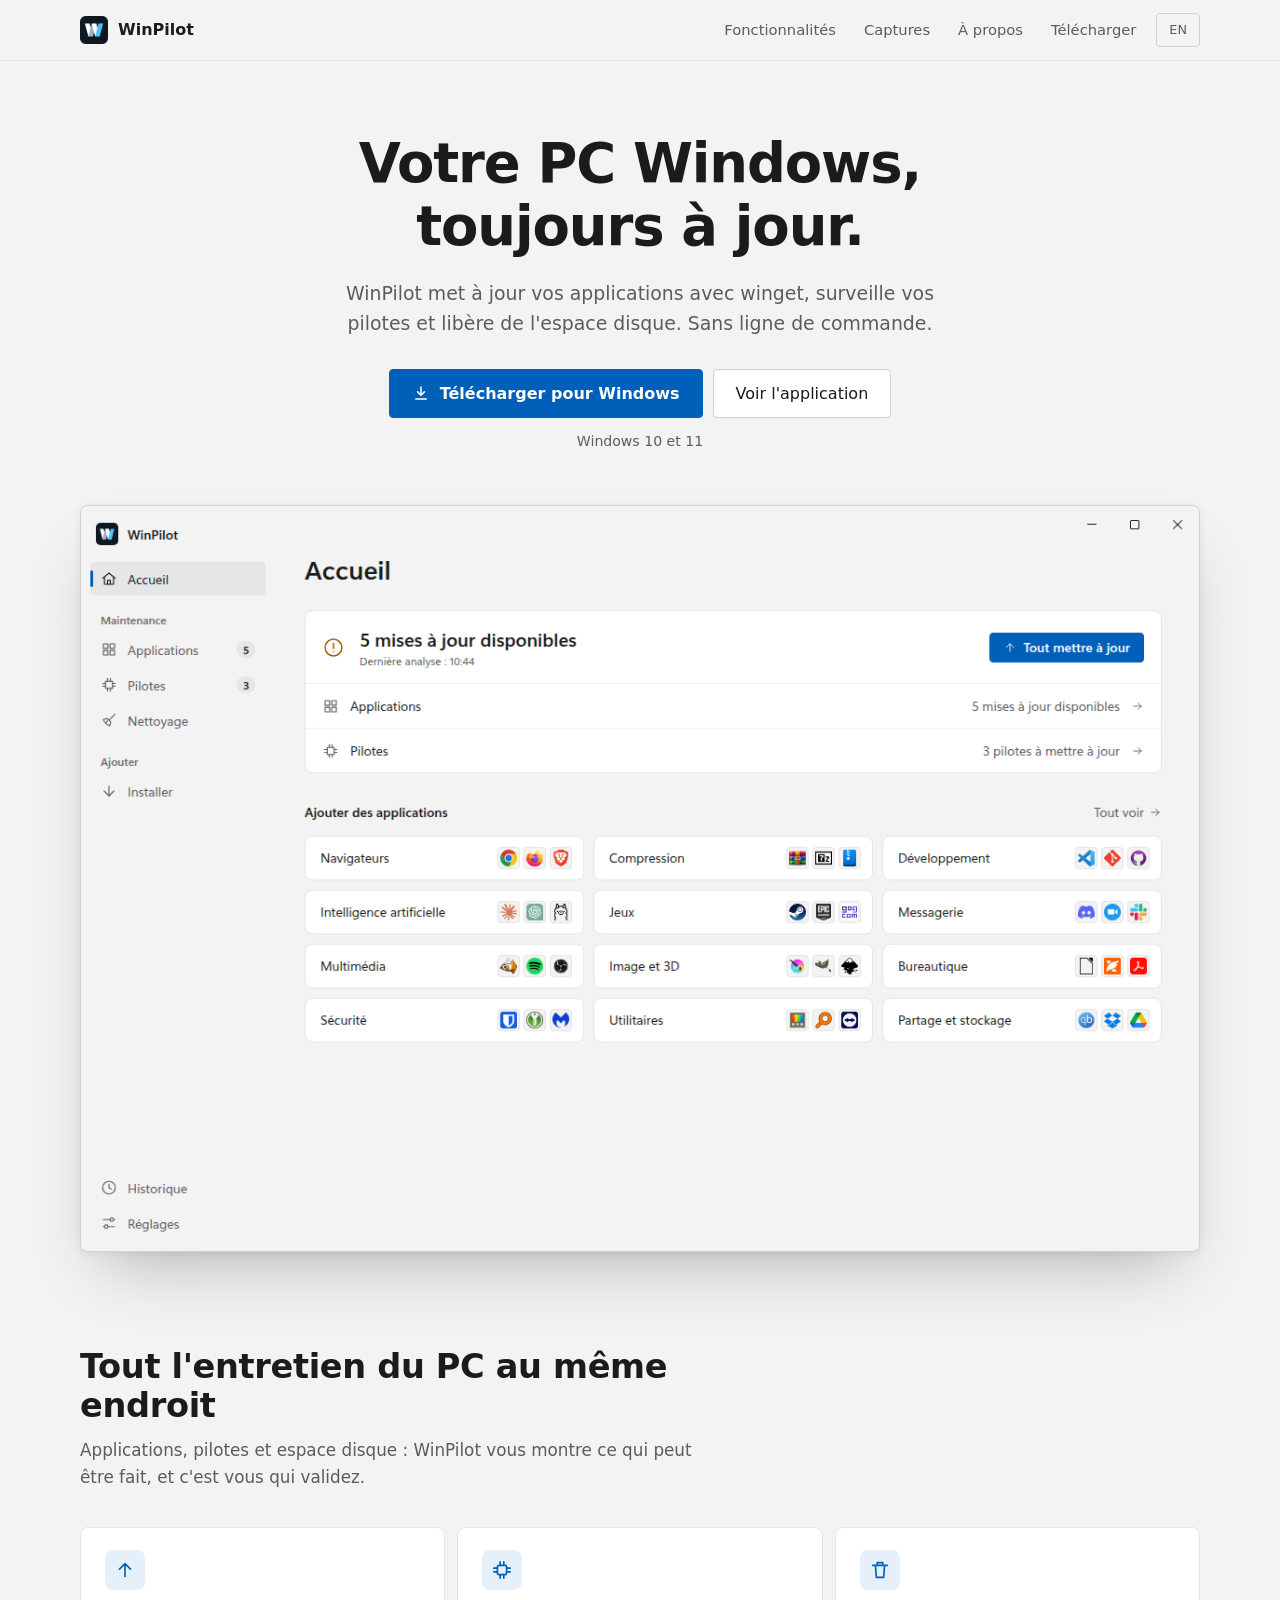
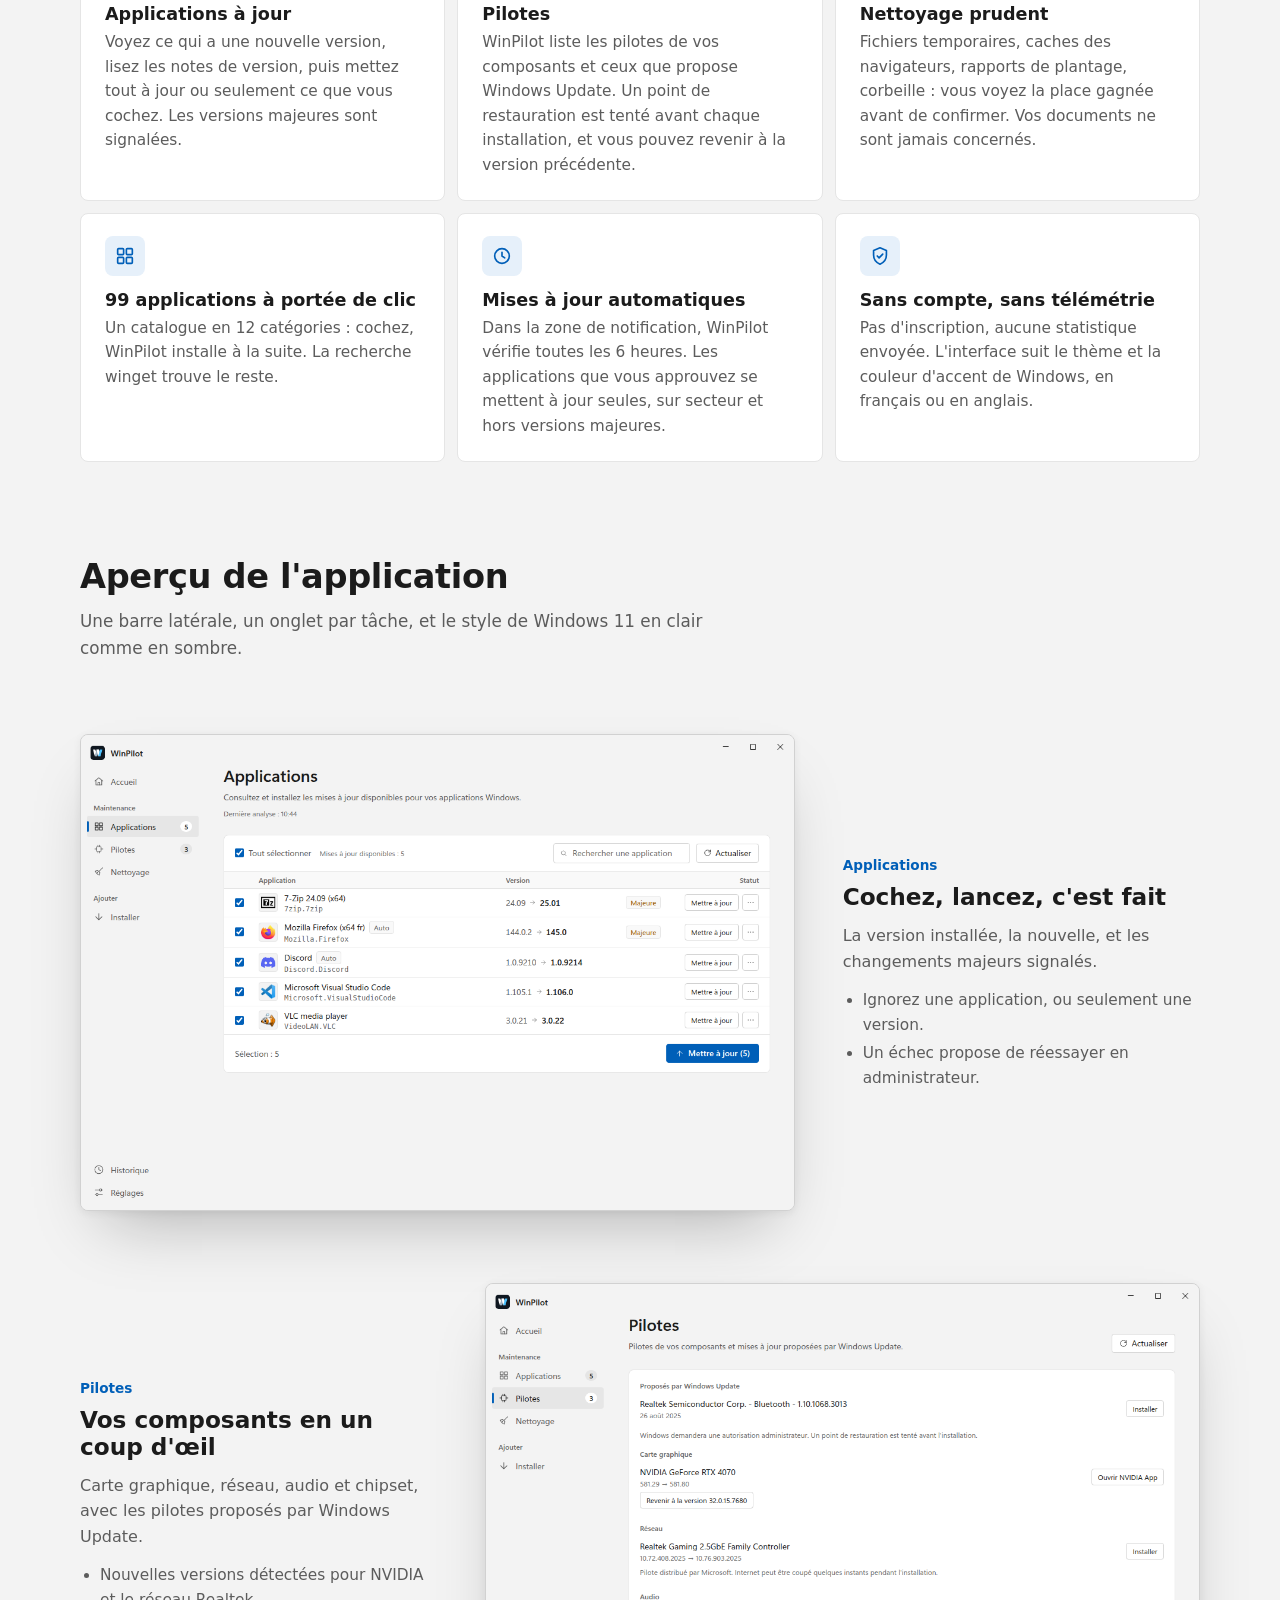
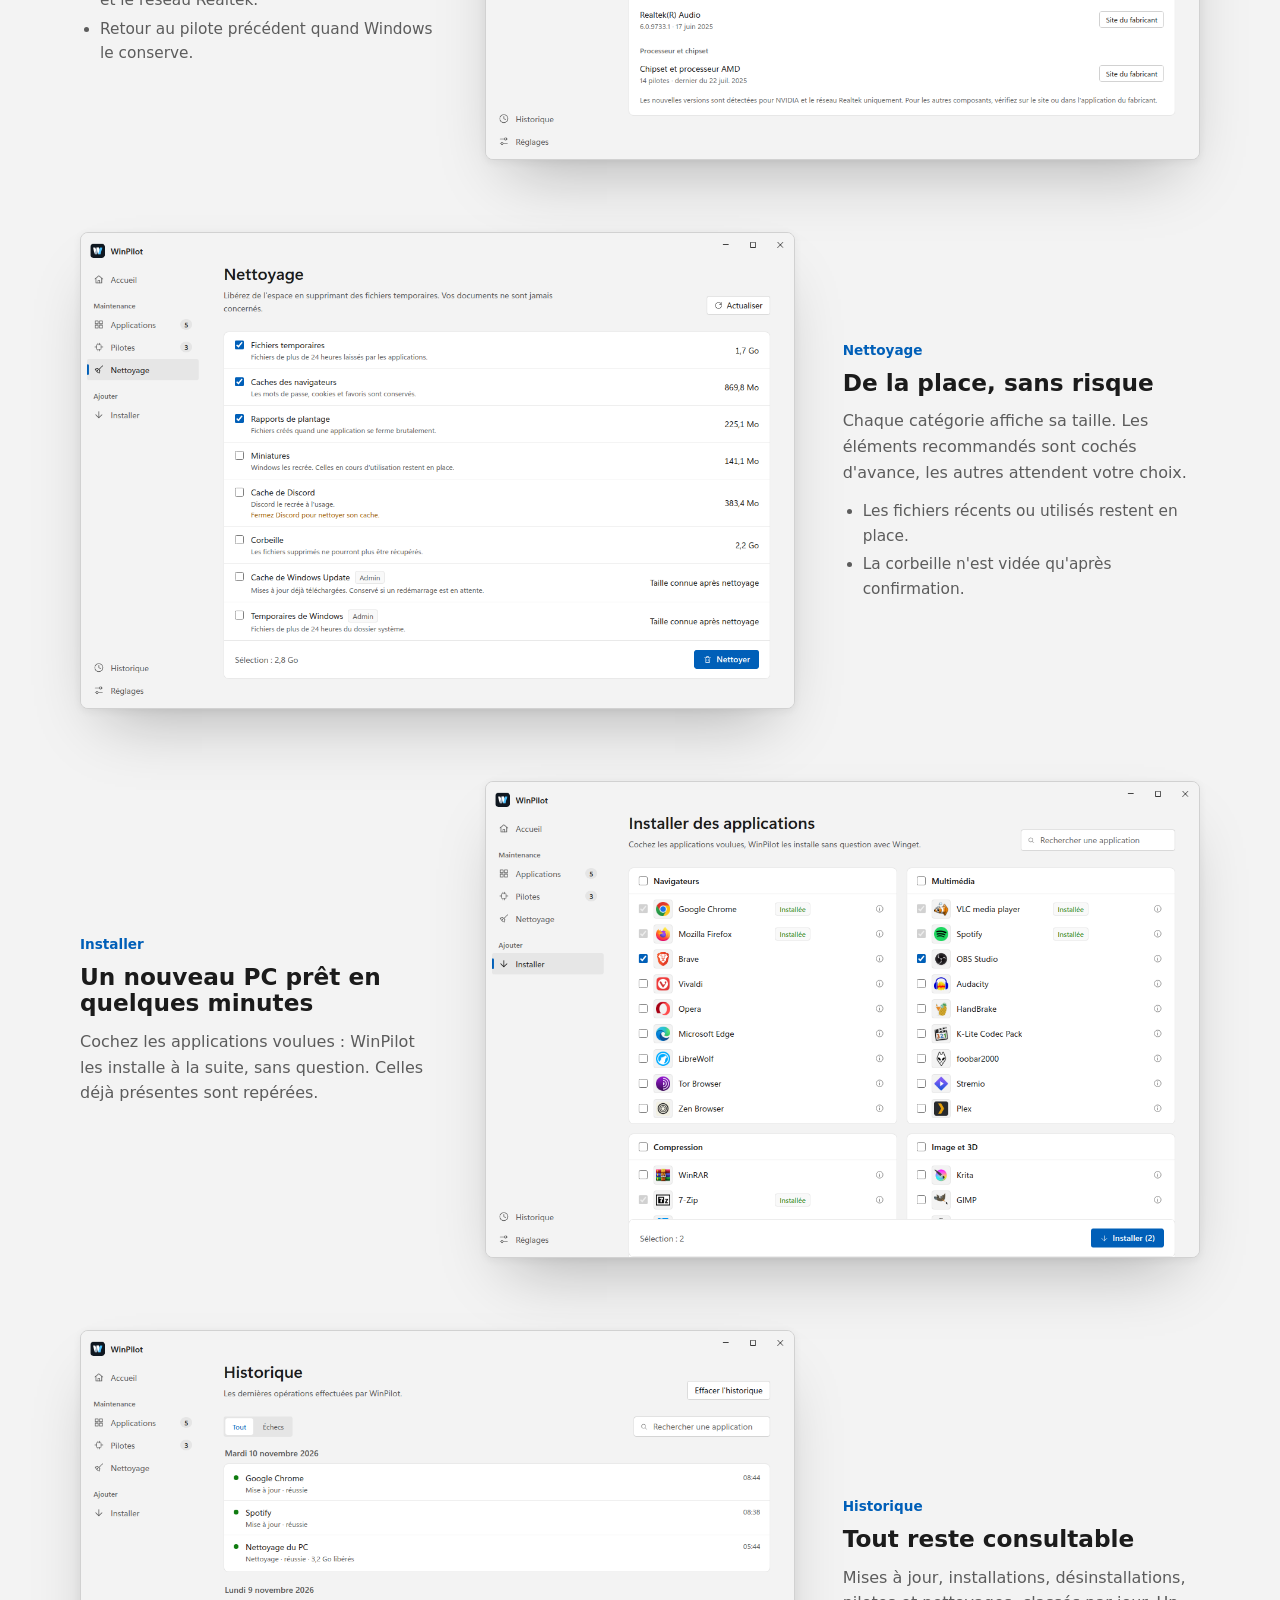
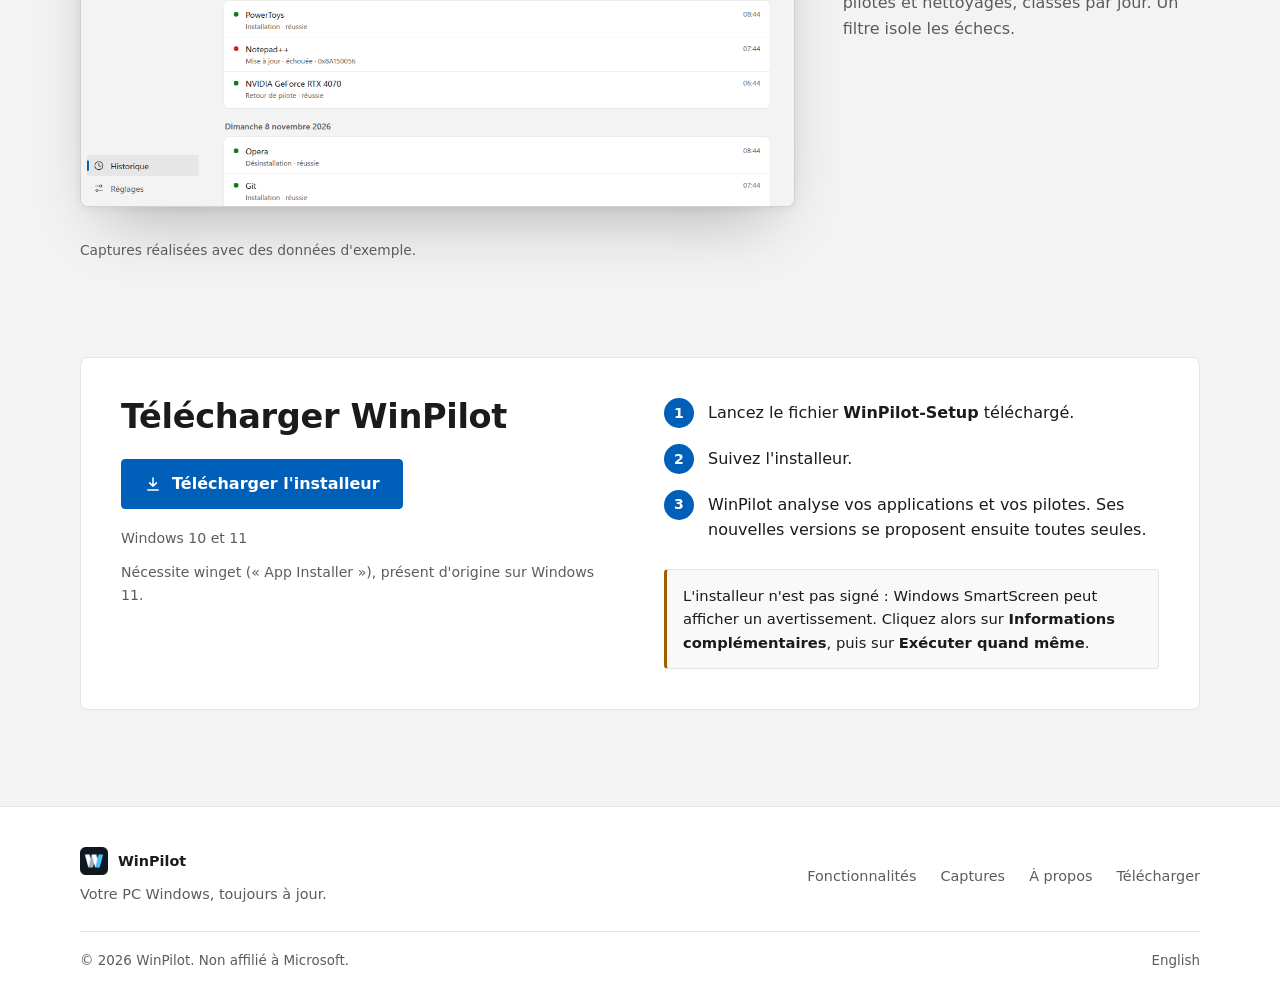
<file: docs/index.html>
<!DOCTYPE html>
<html lang="fr">
<head>
  <meta charset="utf-8">
  <meta name="viewport" content="width=device-width, initial-scale=1">
  <title>WinPilot : votre PC Windows à jour</title>
  <meta name="description" content="WinPilot met à jour vos applications Windows avec winget, surveille vos pilotes et libère de l'espace disque, sans ligne de commande.">
  <meta property="og:title" content="WinPilot : votre PC Windows à jour">
  <meta property="og:description" content="WinPilot met à jour vos applications Windows avec winget, surveille vos pilotes et libère de l'espace disque, sans ligne de commande.">
  <meta property="og:image" content="https://lasdepic.github.io/winPilot-releases/img/accueil-clair.png">
  <link rel="icon" href="img/logo.png">
  <link rel="alternate" hreflang="fr" href="https://lasdepic.github.io/winPilot-releases/">
  <link rel="alternate" hreflang="en" href="https://lasdepic.github.io/winPilot-releases/en/">
  <link rel="stylesheet" href="style.css">
</head>
<body>
  <a class="skip" href="#contenu">Aller au contenu</a>
  <header class="site-header">
    <div class="wrap">
      <a class="brand" href="index.html"><img src="img/logo.png" alt="" width="28" height="28">WinPilot</a>
      <nav class="nav" aria-label="Navigation principale">
        <a class="optional" href="index.html#fonctionnalites">Fonctionnalités</a>
        <a class="optional" href="index.html#captures">Captures</a>
        <a href="about.html">À propos</a>
        <a href="index.html#telecharger">Télécharger</a>
        <a class="lang" href="en/index.html" hreflang="en" lang="en" aria-label="English version">EN</a>
      </nav>
    </div>
  </header>
  <main id="contenu">
    <div class="hero wrap">
      <h1>Votre PC Windows,<br>toujours à jour.</h1>
      <p class="lead">WinPilot met à jour vos applications avec winget, surveille vos pilotes et libère de l'espace disque. Sans ligne de commande.</p>
      <div class="actions">
        <a class="btn" href="https://github.com/Lasdepic/winPilot-releases/releases/latest" data-download><svg viewBox="0 0 24 24" fill="none" stroke="currentColor" stroke-width="2" stroke-linecap="round" stroke-linejoin="round" aria-hidden="true"><path d="M12 4v11m0 0 4.5-4.5M12 15l-4.5-4.5M5 20h14"/></svg> Télécharger pour Windows</a>
        <a class="btn btn-ghost" href="#captures">Voir l'application</a>
      </div>
      <p class="meta" data-version>Windows 10 et 11</p>
      <div class="shot">
        <picture>
          <source srcset="img/accueil-sombre.png" media="(prefers-color-scheme: dark)">
          <img src="img/accueil-clair.png" alt="Accueil de WinPilot : 5 mises à jour d'applications et 3 pilotes à mettre à jour, puis le catalogue d'applications par catégorie" width="1200" height="800" fetchpriority="high">
        </picture>
      </div>
    </div>

    <section id="fonctionnalites" class="wrap">
      <div class="section-title">
        <h2>Tout l'entretien du PC au même endroit</h2>
        <p>Applications, pilotes et espace disque : WinPilot vous montre ce qui peut être fait, et c'est vous qui validez.</p>
      </div>
      <div class="cards">
        <div class="card">
          <div class="card-icon"><svg viewBox="0 0 24 24" fill="none" stroke="currentColor" stroke-width="1.8" stroke-linecap="round" stroke-linejoin="round" aria-hidden="true"><path d="M12 19V5m0 0-6 6m6-6 6 6"/></svg></div>
          <h3>Applications à jour</h3>
          <p>Voyez ce qui a une nouvelle version, lisez les notes de version, puis mettez tout à jour ou seulement ce que vous cochez. Les versions majeures sont signalées.</p>
        </div>
        <div class="card">
          <div class="card-icon"><svg viewBox="0 0 24 24" fill="none" stroke="currentColor" stroke-width="1.8" stroke-linecap="round" stroke-linejoin="round" aria-hidden="true"><rect x="7" y="7" width="10" height="10" rx="1.5"/><path d="M10 3v4m4-4v4m-4 10v4m4-4v4M3 10h4m-4 4h4m10-4h4m-4 4h4"/></svg></div>
          <h3>Pilotes</h3>
          <p>WinPilot liste les pilotes de vos composants et ceux que propose Windows Update. Un point de restauration est tenté avant chaque installation, et vous pouvez revenir à la version précédente.</p>
        </div>
        <div class="card">
          <div class="card-icon"><svg viewBox="0 0 24 24" fill="none" stroke="currentColor" stroke-width="1.8" stroke-linecap="round" stroke-linejoin="round" aria-hidden="true"><path d="M4 7h16M9 7V4h6v3m-8 0 1 13h8l1-13"/></svg></div>
          <h3>Nettoyage prudent</h3>
          <p>Fichiers temporaires, caches des navigateurs, rapports de plantage, corbeille : vous voyez la place gagnée avant de confirmer. Vos documents ne sont jamais concernés.</p>
        </div>
        <div class="card">
          <div class="card-icon"><svg viewBox="0 0 24 24" fill="none" stroke="currentColor" stroke-width="1.8" stroke-linecap="round" stroke-linejoin="round" aria-hidden="true"><rect x="4" y="4" width="6.5" height="6.5" rx="1"/><rect x="13.5" y="4" width="6.5" height="6.5" rx="1"/><rect x="4" y="13.5" width="6.5" height="6.5" rx="1"/><rect x="13.5" y="13.5" width="6.5" height="6.5" rx="1"/></svg></div>
          <h3>99 applications à portée de clic</h3>
          <p>Un catalogue en 12 catégories : cochez, WinPilot installe à la suite. La recherche winget trouve le reste.</p>
        </div>
        <div class="card">
          <div class="card-icon"><svg viewBox="0 0 24 24" fill="none" stroke="currentColor" stroke-width="1.8" stroke-linecap="round" stroke-linejoin="round" aria-hidden="true"><circle cx="12" cy="12" r="8"/><path d="M12 8v4l3 2"/></svg></div>
          <h3>Mises à jour automatiques</h3>
          <p>Dans la zone de notification, WinPilot vérifie toutes les 6 heures. Les applications que vous approuvez se mettent à jour seules, sur secteur et hors versions majeures.</p>
        </div>
        <div class="card">
          <div class="card-icon"><svg viewBox="0 0 24 24" fill="none" stroke="currentColor" stroke-width="1.8" stroke-linecap="round" stroke-linejoin="round" aria-hidden="true"><path d="M12 3 5 6v5c0 4.5 3 8.3 7 10 4-1.7 7-5.5 7-10V6l-7-3Z"/><path d="m9 12 2 2 4-4"/></svg></div>
          <h3>Sans compte, sans télémétrie</h3>
          <p>Pas d'inscription, aucune statistique envoyée. L'interface suit le thème et la couleur d'accent de Windows, en français ou en anglais.</p>
        </div>
      </div>
    </section>

    <section id="captures" class="wrap">
      <div class="section-title">
        <h2>Aperçu de l'application</h2>
        <p>Une barre latérale, un onglet par tâche, et le style de Windows 11 en clair comme en sombre.</p>
      </div>
      <div class="showcase">
        <div class="showcase-text">
          <span class="eyebrow">Applications</span>
          <h3>Cochez, lancez, c'est fait</h3>
          <p>La version installée, la nouvelle, et les changements majeurs signalés.</p>
          <ul>
            <li>Ignorez une application, ou seulement une version.</li>
            <li>Un échec propose de réessayer en administrateur.</li>
          </ul>
        </div>
        <div class="shot"><picture>
          <source srcset="img/applications-sombre.png" media="(prefers-color-scheme: dark)">
          <img src="img/applications-clair.png" alt="Liste des 5 mises à jour disponibles avec la version installée et la nouvelle" width="1200" height="800" loading="lazy">
        </picture></div>
      </div>
      <div class="showcase">
        <div class="showcase-text">
          <span class="eyebrow">Pilotes</span>
          <h3>Vos composants en un coup d'œil</h3>
          <p>Carte graphique, réseau, audio et chipset, avec les pilotes proposés par Windows Update.</p>
          <ul>
            <li>Nouvelles versions détectées pour NVIDIA et le réseau Realtek.</li>
            <li>Retour au pilote précédent quand Windows le conserve.</li>
          </ul>
        </div>
        <div class="shot"><picture>
          <source srcset="img/pilotes-sombre.png" media="(prefers-color-scheme: dark)">
          <img src="img/pilotes-clair.png" alt="Onglet Pilotes : pilote Windows Update, carte graphique NVIDIA, réseau, audio et chipset" width="1200" height="800" loading="lazy">
        </picture></div>
      </div>
      <div class="showcase">
        <div class="showcase-text">
          <span class="eyebrow">Nettoyage</span>
          <h3>De la place, sans risque</h3>
          <p>Chaque catégorie affiche sa taille. Les éléments recommandés sont cochés d'avance, les autres attendent votre choix.</p>
          <ul>
            <li>Les fichiers récents ou utilisés restent en place.</li>
            <li>La corbeille n'est vidée qu'après confirmation.</li>
          </ul>
        </div>
        <div class="shot"><picture>
          <source srcset="img/nettoyage-sombre.png" media="(prefers-color-scheme: dark)">
          <img src="img/nettoyage-clair.png" alt="Onglet Nettoyage : fichiers temporaires, caches et corbeille avec leur taille" width="1200" height="800" loading="lazy">
        </picture></div>
      </div>
      <div class="showcase">
        <div class="showcase-text">
          <span class="eyebrow">Installer</span>
          <h3>Un nouveau PC prêt en quelques minutes</h3>
          <p>Cochez les applications voulues : WinPilot les installe à la suite, sans question. Celles déjà présentes sont repérées.</p>
        </div>
        <div class="shot"><picture>
          <source srcset="img/installer-sombre.png" media="(prefers-color-scheme: dark)">
          <img src="img/installer-clair.png" alt="Catalogue d'applications à installer, classé par catégorie, avec deux applications cochées" width="1200" height="800" loading="lazy">
        </picture></div>
      </div>
      <div class="showcase">
        <div class="showcase-text">
          <span class="eyebrow">Historique</span>
          <h3>Tout reste consultable</h3>
          <p>Mises à jour, installations, désinstallations, pilotes et nettoyages, classés par jour. Un filtre isole les échecs.</p>
        </div>
        <div class="shot"><picture>
          <source srcset="img/historique-sombre.png" media="(prefers-color-scheme: dark)">
          <img src="img/historique-clair.png" alt="Historique des dernières opérations, classées par jour" width="1200" height="800" loading="lazy">
        </picture></div>
      </div>
      <p class="note">Captures réalisées avec des données d'exemple.</p>
    </section>

    <section id="telecharger" class="wrap">
      <div class="download download-grid">
        <div>
          <h2>Télécharger WinPilot</h2>
          <a class="btn" href="https://github.com/Lasdepic/winPilot-releases/releases/latest" data-download><svg viewBox="0 0 24 24" fill="none" stroke="currentColor" stroke-width="2" stroke-linecap="round" stroke-linejoin="round" aria-hidden="true"><path d="M12 4v11m0 0 4.5-4.5M12 15l-4.5-4.5M5 20h14"/></svg> Télécharger l'installeur</a>
          <p class="meta" data-version>Windows 10 et 11</p>
          <p class="meta">Nécessite winget (« App Installer »), présent d'origine sur Windows 11.</p>
        </div>
        <div>
          <ol class="steps">
            <li>Lancez le fichier <strong>WinPilot-Setup</strong> téléchargé.</li>
            <li>Suivez l'installeur.</li>
            <li>WinPilot analyse vos applications et vos pilotes. Ses nouvelles versions se proposent ensuite toutes seules.</li>
          </ol>
          <p class="callout">L'installeur n'est pas signé : Windows SmartScreen peut afficher un avertissement. Cliquez alors sur <strong>Informations complémentaires</strong>, puis sur <strong>Exécuter quand même</strong>.</p>
        </div>
      </div>
    </section>
  </main>
  <footer class="site-footer">
    <div class="wrap footer-main">
      <div>
        <a class="brand" href="index.html"><img src="img/logo.png" alt="" width="28" height="28">WinPilot</a>
        <p class="footer-tag">Votre PC Windows, toujours à jour.</p>
      </div>
      <nav class="footer-links" aria-label="Pied de page">
        <a href="index.html#fonctionnalites">Fonctionnalités</a>
        <a href="index.html#captures">Captures</a>
        <a href="about.html">À propos</a>
        <a href="index.html#telecharger">Télécharger</a>
      </nav>
    </div>
    <div class="wrap footer-legal">
      <span>© 2026 WinPilot. Non affilié à Microsoft.</span>
      <a href="en/index.html" hreflang="en" lang="en">English</a>
    </div>
  </footer>
  <script src="site.js" defer></script>
</body>
</html>
</file>
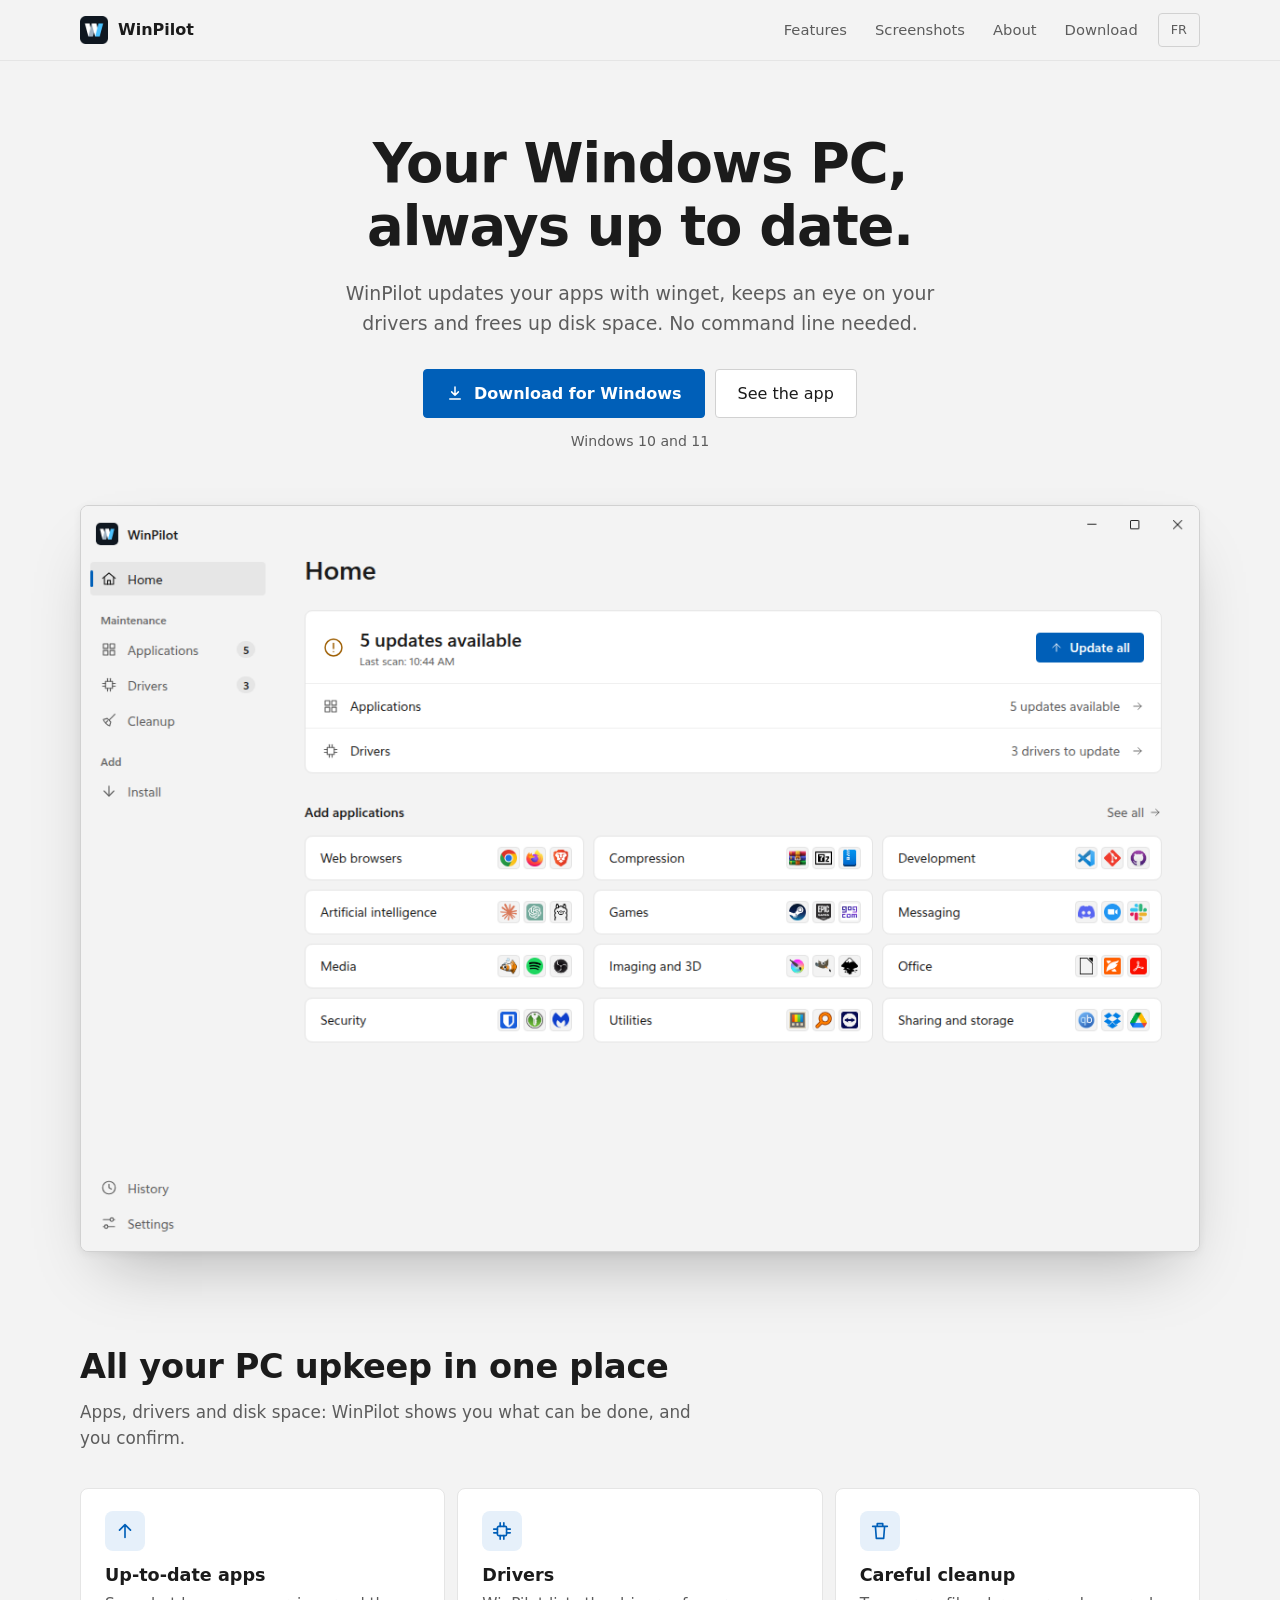
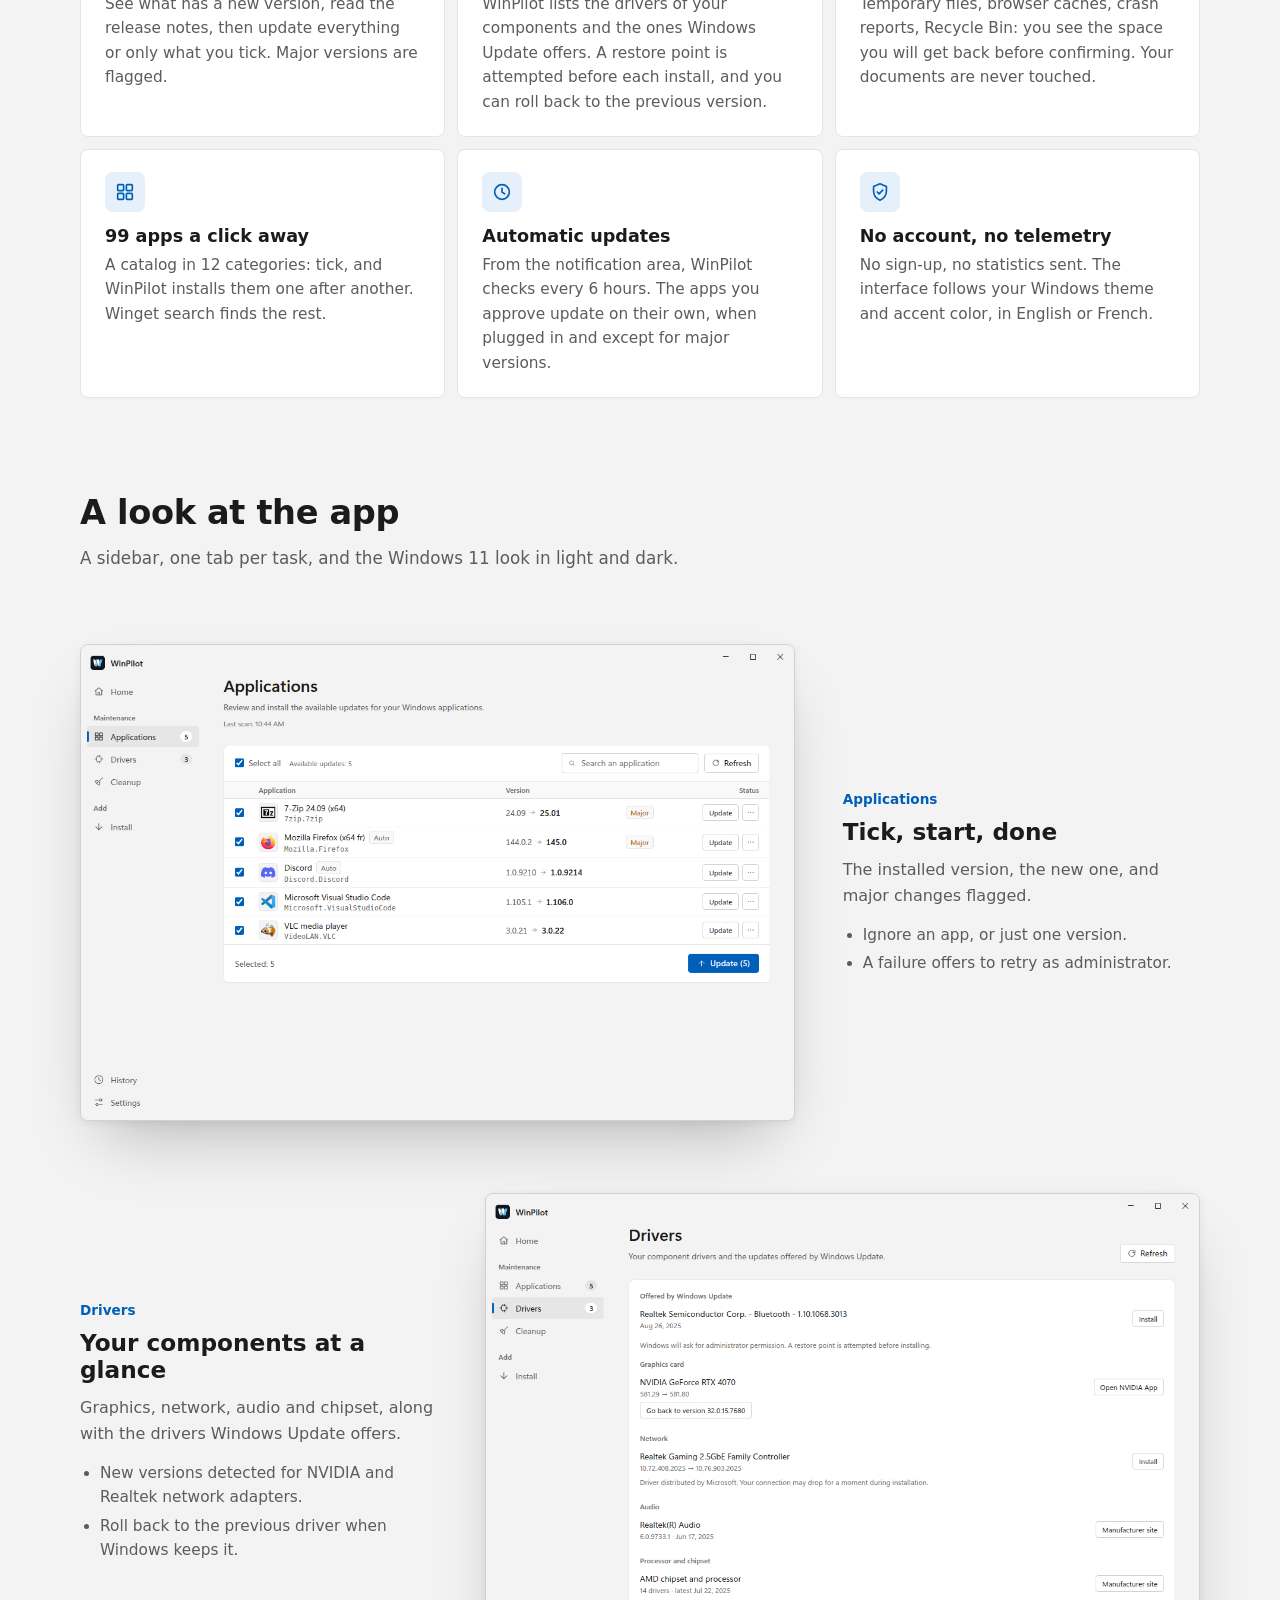
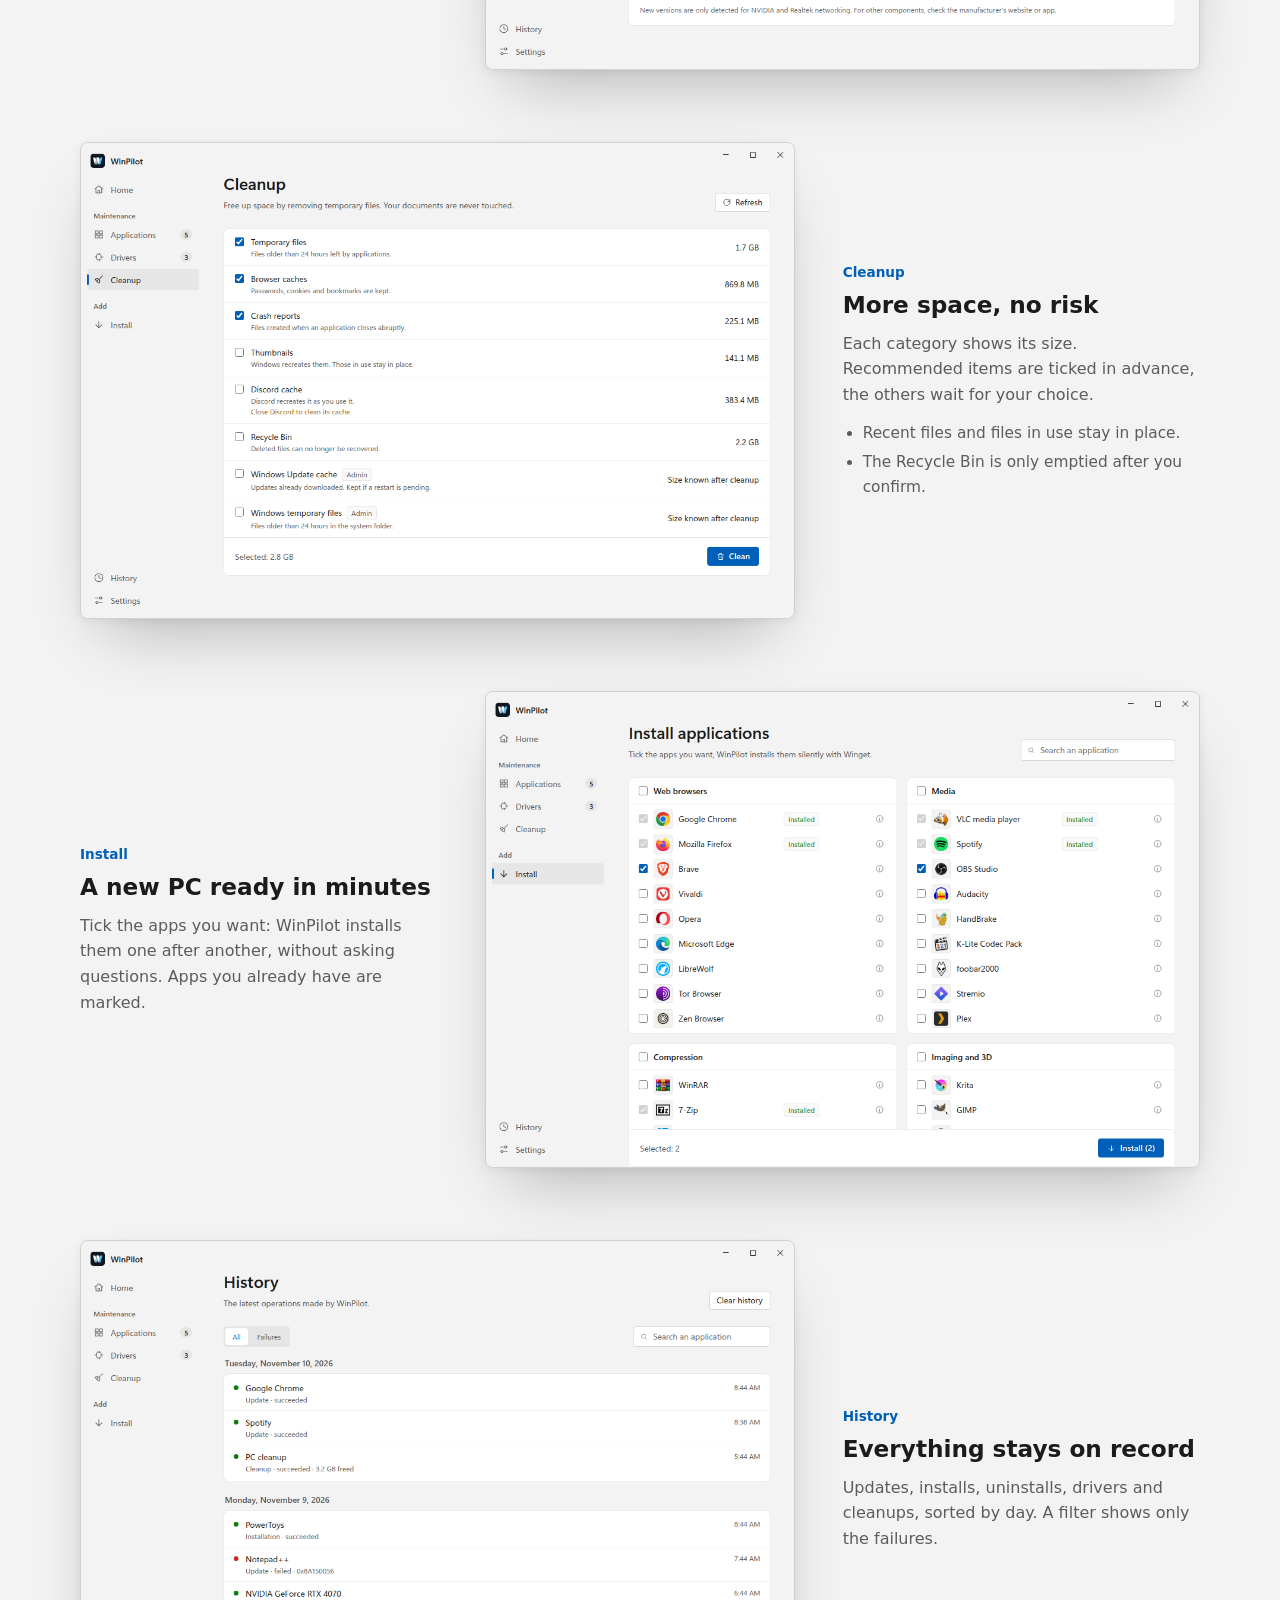
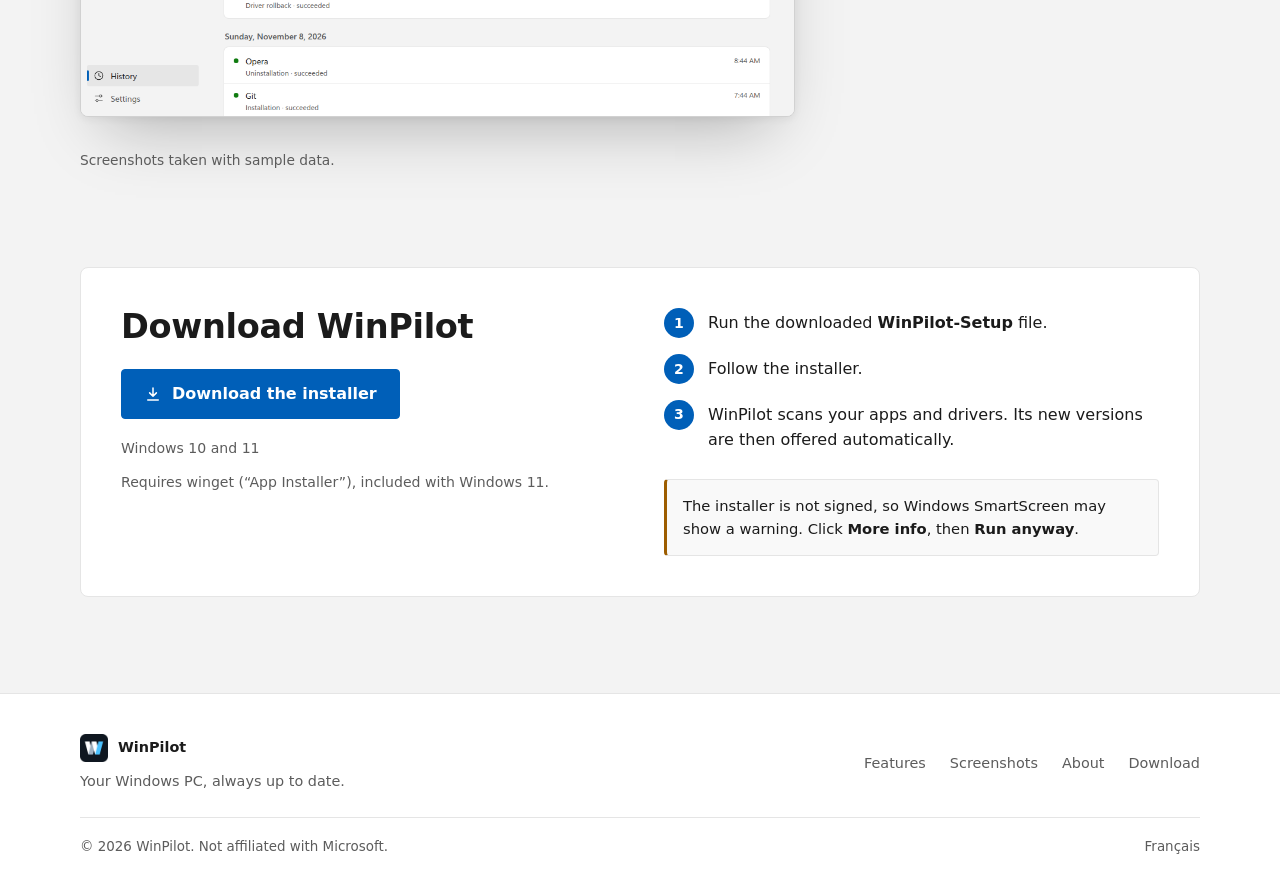
<file: docs/en/index.html>
<!DOCTYPE html>
<html lang="en">
<head>
  <meta charset="utf-8">
  <meta name="viewport" content="width=device-width, initial-scale=1">
  <title>WinPilot: keep your Windows PC up to date</title>
  <meta name="description" content="WinPilot updates your Windows apps with winget, keeps an eye on your drivers and frees up disk space, no command line needed.">
  <meta property="og:title" content="WinPilot: keep your Windows PC up to date">
  <meta property="og:description" content="WinPilot updates your Windows apps with winget, keeps an eye on your drivers and frees up disk space, no command line needed.">
  <meta property="og:image" content="https://lasdepic.github.io/winPilot-releases/img/en/accueil-clair.png">
  <link rel="icon" href="../img/logo.png">
  <link rel="alternate" hreflang="fr" href="https://lasdepic.github.io/winPilot-releases/">
  <link rel="alternate" hreflang="en" href="https://lasdepic.github.io/winPilot-releases/en/">
  <link rel="stylesheet" href="../style.css">
</head>
<body>
  <a class="skip" href="#content">Skip to content</a>
  <header class="site-header">
    <div class="wrap">
      <a class="brand" href="index.html"><img src="../img/logo.png" alt="" width="28" height="28">WinPilot</a>
      <nav class="nav" aria-label="Main navigation">
        <a class="optional" href="index.html#features">Features</a>
        <a class="optional" href="index.html#screenshots">Screenshots</a>
        <a href="about.html">About</a>
        <a href="index.html#download">Download</a>
        <a class="lang" href="../index.html" hreflang="fr" lang="fr" aria-label="Version française">FR</a>
      </nav>
    </div>
  </header>
  <main id="content">
    <div class="hero wrap">
      <h1>Your Windows PC,<br>always up to date.</h1>
      <p class="lead">WinPilot updates your apps with winget, keeps an eye on your drivers and frees up disk space. No command line needed.</p>
      <div class="actions">
        <a class="btn" href="https://github.com/Lasdepic/winPilot-releases/releases/latest" data-download><svg viewBox="0 0 24 24" fill="none" stroke="currentColor" stroke-width="2" stroke-linecap="round" stroke-linejoin="round" aria-hidden="true"><path d="M12 4v11m0 0 4.5-4.5M12 15l-4.5-4.5M5 20h14"/></svg> Download for Windows</a>
        <a class="btn btn-ghost" href="#screenshots">See the app</a>
      </div>
      <p class="meta" data-version>Windows 10 and 11</p>
      <div class="shot">
        <picture>
          <source srcset="../img/en/accueil-sombre.png" media="(prefers-color-scheme: dark)">
          <img src="../img/en/accueil-clair.png" alt="WinPilot home: 5 app updates and 3 drivers to update, then the app catalog by category" width="1200" height="800" fetchpriority="high">
        </picture>
      </div>
    </div>

    <section id="features" class="wrap">
      <div class="section-title">
        <h2>All your PC upkeep in one place</h2>
        <p>Apps, drivers and disk space: WinPilot shows you what can be done, and you confirm.</p>
      </div>
      <div class="cards">
        <div class="card">
          <div class="card-icon"><svg viewBox="0 0 24 24" fill="none" stroke="currentColor" stroke-width="1.8" stroke-linecap="round" stroke-linejoin="round" aria-hidden="true"><path d="M12 19V5m0 0-6 6m6-6 6 6"/></svg></div>
          <h3>Up-to-date apps</h3>
          <p>See what has a new version, read the release notes, then update everything or only what you tick. Major versions are flagged.</p>
        </div>
        <div class="card">
          <div class="card-icon"><svg viewBox="0 0 24 24" fill="none" stroke="currentColor" stroke-width="1.8" stroke-linecap="round" stroke-linejoin="round" aria-hidden="true"><rect x="7" y="7" width="10" height="10" rx="1.5"/><path d="M10 3v4m4-4v4m-4 10v4m4-4v4M3 10h4m-4 4h4m10-4h4m-4 4h4"/></svg></div>
          <h3>Drivers</h3>
          <p>WinPilot lists the drivers of your components and the ones Windows Update offers. A restore point is attempted before each install, and you can roll back to the previous version.</p>
        </div>
        <div class="card">
          <div class="card-icon"><svg viewBox="0 0 24 24" fill="none" stroke="currentColor" stroke-width="1.8" stroke-linecap="round" stroke-linejoin="round" aria-hidden="true"><path d="M4 7h16M9 7V4h6v3m-8 0 1 13h8l1-13"/></svg></div>
          <h3>Careful cleanup</h3>
          <p>Temporary files, browser caches, crash reports, Recycle Bin: you see the space you will get back before confirming. Your documents are never touched.</p>
        </div>
        <div class="card">
          <div class="card-icon"><svg viewBox="0 0 24 24" fill="none" stroke="currentColor" stroke-width="1.8" stroke-linecap="round" stroke-linejoin="round" aria-hidden="true"><rect x="4" y="4" width="6.5" height="6.5" rx="1"/><rect x="13.5" y="4" width="6.5" height="6.5" rx="1"/><rect x="4" y="13.5" width="6.5" height="6.5" rx="1"/><rect x="13.5" y="13.5" width="6.5" height="6.5" rx="1"/></svg></div>
          <h3>99 apps a click away</h3>
          <p>A catalog in 12 categories: tick, and WinPilot installs them one after another. Winget search finds the rest.</p>
        </div>
        <div class="card">
          <div class="card-icon"><svg viewBox="0 0 24 24" fill="none" stroke="currentColor" stroke-width="1.8" stroke-linecap="round" stroke-linejoin="round" aria-hidden="true"><circle cx="12" cy="12" r="8"/><path d="M12 8v4l3 2"/></svg></div>
          <h3>Automatic updates</h3>
          <p>From the notification area, WinPilot checks every 6 hours. The apps you approve update on their own, when plugged in and except for major versions.</p>
        </div>
        <div class="card">
          <div class="card-icon"><svg viewBox="0 0 24 24" fill="none" stroke="currentColor" stroke-width="1.8" stroke-linecap="round" stroke-linejoin="round" aria-hidden="true"><path d="M12 3 5 6v5c0 4.5 3 8.3 7 10 4-1.7 7-5.5 7-10V6l-7-3Z"/><path d="m9 12 2 2 4-4"/></svg></div>
          <h3>No account, no telemetry</h3>
          <p>No sign-up, no statistics sent. The interface follows your Windows theme and accent color, in English or French.</p>
        </div>
      </div>
    </section>

    <section id="screenshots" class="wrap">
      <div class="section-title">
        <h2>A look at the app</h2>
        <p>A sidebar, one tab per task, and the Windows 11 look in light and dark.</p>
      </div>
      <div class="showcase">
        <div class="showcase-text">
          <span class="eyebrow">Applications</span>
          <h3>Tick, start, done</h3>
          <p>The installed version, the new one, and major changes flagged.</p>
          <ul>
            <li>Ignore an app, or just one version.</li>
            <li>A failure offers to retry as administrator.</li>
          </ul>
        </div>
        <div class="shot"><picture>
          <source srcset="../img/en/applications-sombre.png" media="(prefers-color-scheme: dark)">
          <img src="../img/en/applications-clair.png" alt="List of 5 available updates with the installed and new versions" width="1200" height="800" loading="lazy">
        </picture></div>
      </div>
      <div class="showcase">
        <div class="showcase-text">
          <span class="eyebrow">Drivers</span>
          <h3>Your components at a glance</h3>
          <p>Graphics, network, audio and chipset, along with the drivers Windows Update offers.</p>
          <ul>
            <li>New versions detected for NVIDIA and Realtek network adapters.</li>
            <li>Roll back to the previous driver when Windows keeps it.</li>
          </ul>
        </div>
        <div class="shot"><picture>
          <source srcset="../img/en/pilotes-sombre.png" media="(prefers-color-scheme: dark)">
          <img src="../img/en/pilotes-clair.png" alt="Drivers tab: a Windows Update driver, NVIDIA graphics card, network, audio and chipset" width="1200" height="800" loading="lazy">
        </picture></div>
      </div>
      <div class="showcase">
        <div class="showcase-text">
          <span class="eyebrow">Cleanup</span>
          <h3>More space, no risk</h3>
          <p>Each category shows its size. Recommended items are ticked in advance, the others wait for your choice.</p>
          <ul>
            <li>Recent files and files in use stay in place.</li>
            <li>The Recycle Bin is only emptied after you confirm.</li>
          </ul>
        </div>
        <div class="shot"><picture>
          <source srcset="../img/en/nettoyage-sombre.png" media="(prefers-color-scheme: dark)">
          <img src="../img/en/nettoyage-clair.png" alt="Cleanup tab: temporary files, caches and Recycle Bin with their size" width="1200" height="800" loading="lazy">
        </picture></div>
      </div>
      <div class="showcase">
        <div class="showcase-text">
          <span class="eyebrow">Install</span>
          <h3>A new PC ready in minutes</h3>
          <p>Tick the apps you want: WinPilot installs them one after another, without asking questions. Apps you already have are marked.</p>
        </div>
        <div class="shot"><picture>
          <source srcset="../img/en/installer-sombre.png" media="(prefers-color-scheme: dark)">
          <img src="../img/en/installer-clair.png" alt="Catalog of apps to install, sorted by category, with two apps ticked" width="1200" height="800" loading="lazy">
        </picture></div>
      </div>
      <div class="showcase">
        <div class="showcase-text">
          <span class="eyebrow">History</span>
          <h3>Everything stays on record</h3>
          <p>Updates, installs, uninstalls, drivers and cleanups, sorted by day. A filter shows only the failures.</p>
        </div>
        <div class="shot"><picture>
          <source srcset="../img/en/historique-sombre.png" media="(prefers-color-scheme: dark)">
          <img src="../img/en/historique-clair.png" alt="History of recent operations, sorted by day" width="1200" height="800" loading="lazy">
        </picture></div>
      </div>
      <p class="note">Screenshots taken with sample data.</p>
    </section>

    <section id="download" class="wrap">
      <div class="download download-grid">
        <div>
          <h2>Download WinPilot</h2>
          <a class="btn" href="https://github.com/Lasdepic/winPilot-releases/releases/latest" data-download><svg viewBox="0 0 24 24" fill="none" stroke="currentColor" stroke-width="2" stroke-linecap="round" stroke-linejoin="round" aria-hidden="true"><path d="M12 4v11m0 0 4.5-4.5M12 15l-4.5-4.5M5 20h14"/></svg> Download the installer</a>
          <p class="meta" data-version>Windows 10 and 11</p>
          <p class="meta">Requires winget (“App Installer”), included with Windows 11.</p>
        </div>
        <div>
          <ol class="steps">
            <li>Run the downloaded <strong>WinPilot-Setup</strong> file.</li>
            <li>Follow the installer.</li>
            <li>WinPilot scans your apps and drivers. Its new versions are then offered automatically.</li>
          </ol>
          <p class="callout">The installer is not signed, so Windows SmartScreen may show a warning. Click <strong>More info</strong>, then <strong>Run anyway</strong>.</p>
        </div>
      </div>
    </section>
  </main>
  <footer class="site-footer">
    <div class="wrap footer-main">
      <div>
        <a class="brand" href="index.html"><img src="../img/logo.png" alt="" width="28" height="28">WinPilot</a>
        <p class="footer-tag">Your Windows PC, always up to date.</p>
      </div>
      <nav class="footer-links" aria-label="Footer">
        <a href="index.html#features">Features</a>
        <a href="index.html#screenshots">Screenshots</a>
        <a href="about.html">About</a>
        <a href="index.html#download">Download</a>
      </nav>
    </div>
    <div class="wrap footer-legal">
      <span>© 2026 WinPilot. Not affiliated with Microsoft.</span>
      <a href="../index.html" hreflang="fr" lang="fr">Français</a>
    </div>
  </footer>
  <script src="../site.js" defer></script>
</body>
</html>
</file>
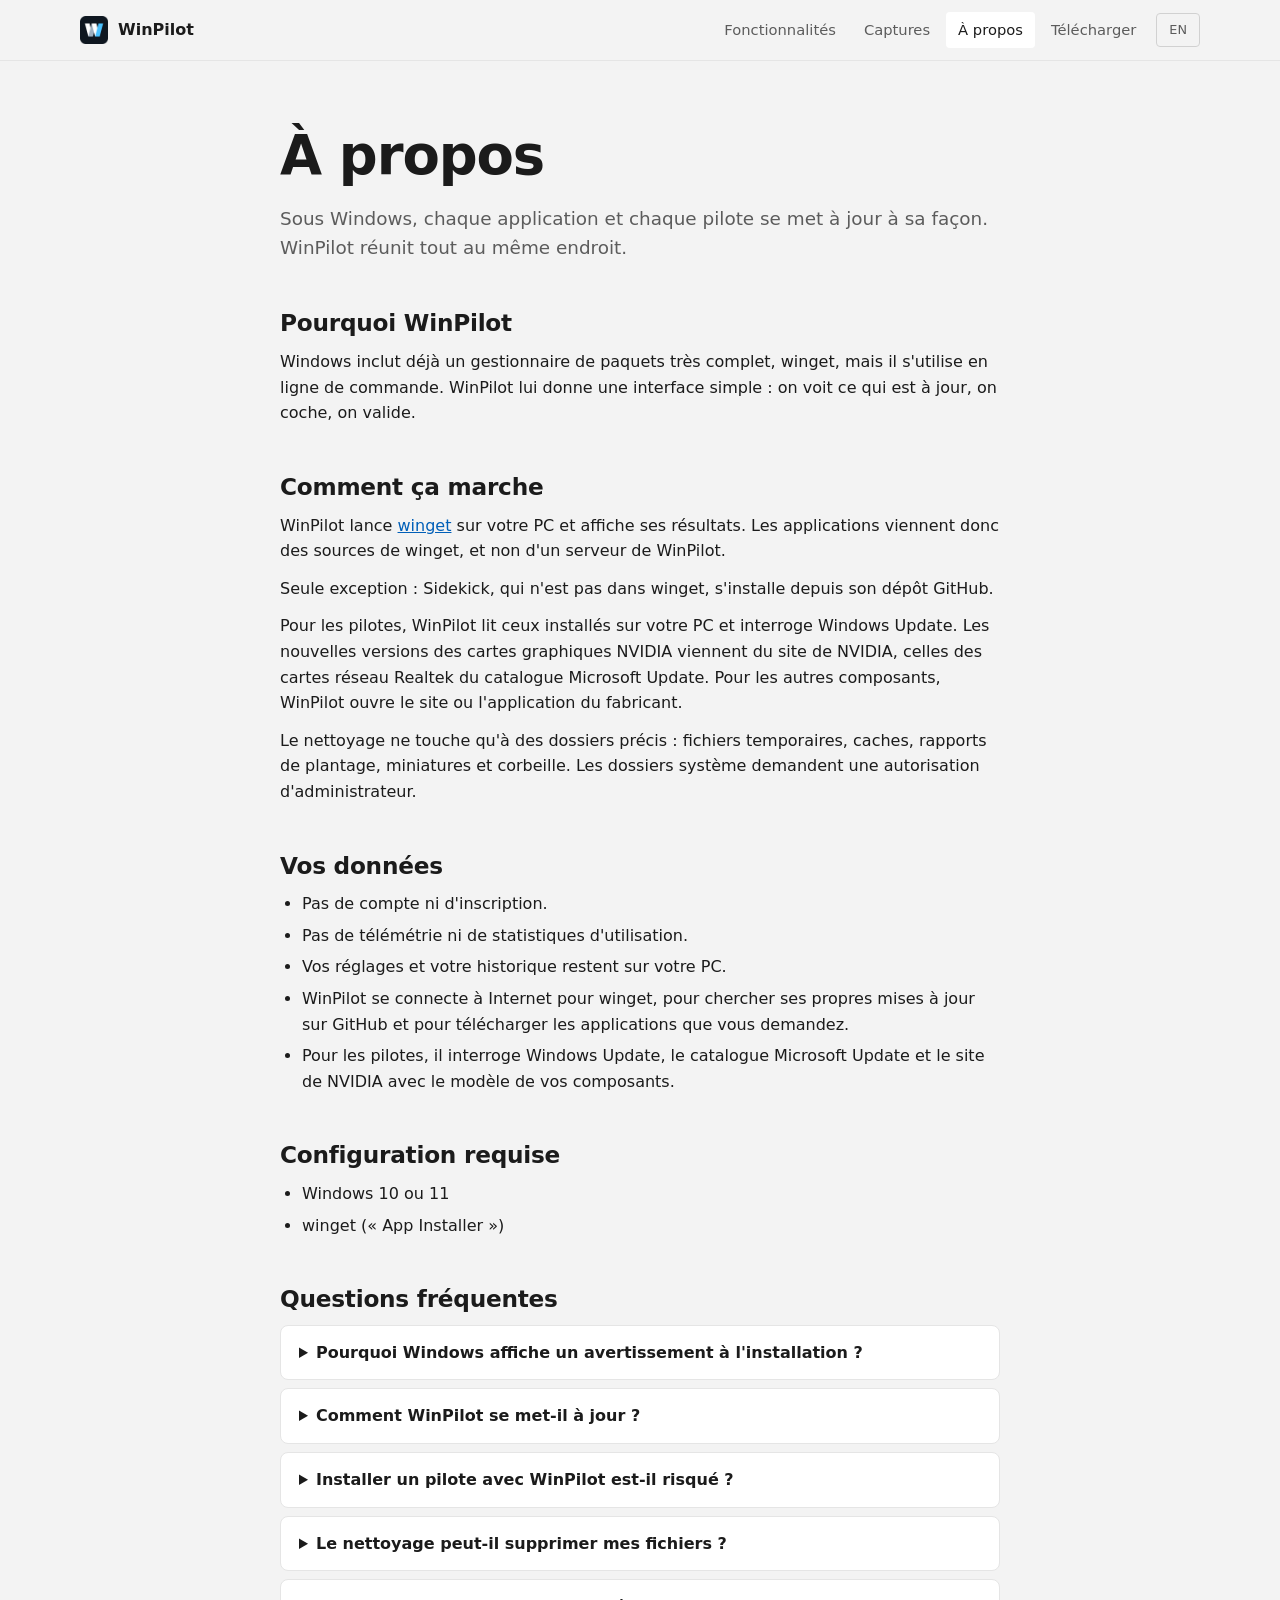
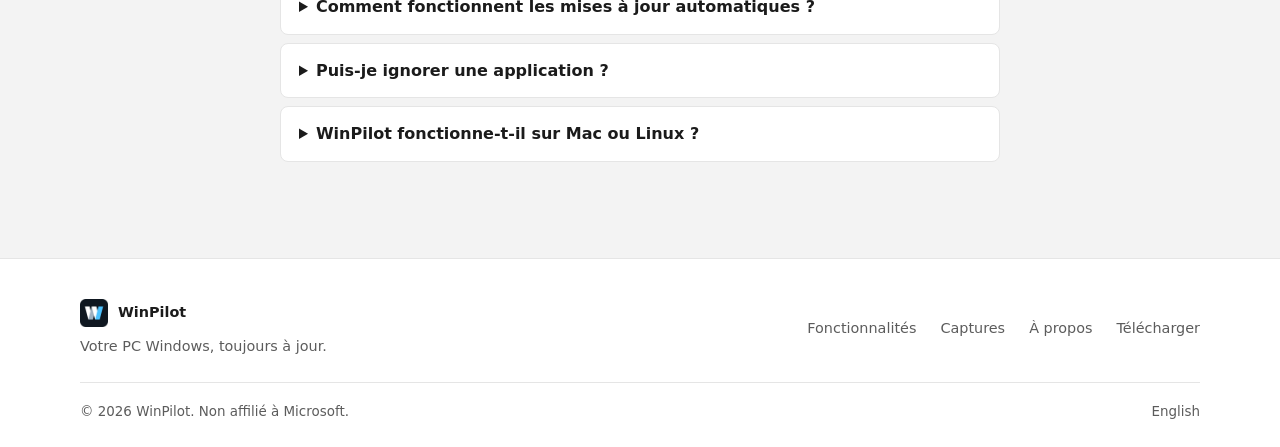
<file: docs/about.html>
<!DOCTYPE html>
<html lang="fr">
<head>
  <meta charset="utf-8">
  <meta name="viewport" content="width=device-width, initial-scale=1">
  <title>À propos de WinPilot</title>
  <meta name="description" content="Pourquoi WinPilot existe, comment il fonctionne et ce qu'il fait de vos données.">
  <meta property="og:title" content="À propos de WinPilot">
  <meta property="og:description" content="Pourquoi WinPilot existe, comment il fonctionne et ce qu'il fait de vos données.">
  <link rel="icon" href="img/logo.png">
  <link rel="alternate" hreflang="fr" href="https://lasdepic.github.io/winPilot-releases/about.html">
  <link rel="alternate" hreflang="en" href="https://lasdepic.github.io/winPilot-releases/en/about.html">
  <link rel="stylesheet" href="style.css">
</head>
<body>
  <a class="skip" href="#contenu">Aller au contenu</a>
  <header class="site-header">
    <div class="wrap">
      <a class="brand" href="index.html"><img src="img/logo.png" alt="" width="28" height="28">WinPilot</a>
      <nav class="nav" aria-label="Navigation principale">
        <a class="optional" href="index.html#fonctionnalites">Fonctionnalités</a>
        <a class="optional" href="index.html#captures">Captures</a>
        <a href="about.html" aria-current="page">À propos</a>
        <a href="index.html#telecharger">Télécharger</a>
        <a class="lang" href="en/about.html" hreflang="en" lang="en" aria-label="English version">EN</a>
      </nav>
    </div>
  </header>
  <main id="contenu" class="narrow prose">
    <div class="page-head">
      <h1>À propos</h1>
      <p>Sous Windows, chaque application et chaque pilote se met à jour à sa façon. WinPilot réunit tout au même endroit.</p>
    </div>

    <section>
      <h2>Pourquoi WinPilot</h2>
      <p>Windows inclut déjà un gestionnaire de paquets très complet, winget, mais il s'utilise en ligne de commande. WinPilot lui donne une interface simple : on voit ce qui est à jour, on coche, on valide.</p>
    </section>

    <section>
      <h2>Comment ça marche</h2>
      <p>WinPilot lance <a href="https://learn.microsoft.com/windows/package-manager/winget/">winget</a> sur votre PC et affiche ses résultats. Les applications viennent donc des sources de winget, et non d'un serveur de WinPilot.</p>
      <p>Seule exception : Sidekick, qui n'est pas dans winget, s'installe depuis son dépôt GitHub.</p>
      <p>Pour les pilotes, WinPilot lit ceux installés sur votre PC et interroge Windows Update. Les nouvelles versions des cartes graphiques NVIDIA viennent du site de NVIDIA, celles des cartes réseau Realtek du catalogue Microsoft Update. Pour les autres composants, WinPilot ouvre le site ou l'application du fabricant.</p>
      <p>Le nettoyage ne touche qu'à des dossiers précis : fichiers temporaires, caches, rapports de plantage, miniatures et corbeille. Les dossiers système demandent une autorisation d'administrateur.</p>
    </section>

    <section>
      <h2>Vos données</h2>
      <ul>
        <li>Pas de compte ni d'inscription.</li>
        <li>Pas de télémétrie ni de statistiques d'utilisation.</li>
        <li>Vos réglages et votre historique restent sur votre PC.</li>
        <li>WinPilot se connecte à Internet pour winget, pour chercher ses propres mises à jour sur GitHub et pour télécharger les applications que vous demandez.</li>
        <li>Pour les pilotes, il interroge Windows Update, le catalogue Microsoft Update et le site de NVIDIA avec le modèle de vos composants.</li>
      </ul>
    </section>

    <section>
      <h2>Configuration requise</h2>
      <ul>
        <li>Windows 10 ou 11</li>
        <li>winget (« App Installer »)</li>
      </ul>
    </section>

    <section>
      <h2>Questions fréquentes</h2>
      <details>
        <summary>Pourquoi Windows affiche un avertissement à l'installation ?</summary>
        <p>L'installeur n'est pas signé avec un certificat de code, donc SmartScreen ne connaît pas son éditeur. Cliquez sur « Informations complémentaires », puis sur « Exécuter quand même ».</p>
      </details>
      <details>
        <summary>Comment WinPilot se met-il à jour ?</summary>
        <p>Il cherche une nouvelle version au démarrage puis toutes les 6 heures, et la télécharge. C'est vous qui choisissez quand l'installer.</p>
      </details>
      <details>
        <summary>Installer un pilote avec WinPilot est-il risqué ?</summary>
        <p>Les pilotes viennent de Windows Update ou du catalogue Microsoft, et Windows vérifie leur signature. Un point de restauration est tenté avant l'installation, et vous pouvez revenir au pilote précédent tant que Windows le conserve.</p>
      </details>
      <details>
        <summary>Le nettoyage peut-il supprimer mes fichiers ?</summary>
        <p>Non. Il ne vise que des dossiers temporaires et des caches connus, jamais vos documents. Les fichiers récents ou utilisés restent en place, et la corbeille n'est vidée qu'après confirmation.</p>
      </details>
      <details>
        <summary>Comment fonctionnent les mises à jour automatiques ?</summary>
        <p>Activez la surveillance dans les réglages, puis choisissez les applications concernées depuis le menu « … » de leur ligne. Elles se mettent à jour quand la fenêtre de WinPilot n'est pas affichée et que le PC est sur secteur, sauf les versions majeures.</p>
      </details>
      <details>
        <summary>Puis-je ignorer une application ?</summary>
        <p>Oui, vous pouvez ignorer une application ou seulement une version précise.</p>
      </details>
      <details>
        <summary>WinPilot fonctionne-t-il sur Mac ou Linux ?</summary>
        <p>Non, il repose sur winget, qui n'existe que sous Windows.</p>
      </details>
    </section>
  </main>
  <footer class="site-footer">
    <div class="wrap footer-main">
      <div>
        <a class="brand" href="index.html"><img src="img/logo.png" alt="" width="28" height="28">WinPilot</a>
        <p class="footer-tag">Votre PC Windows, toujours à jour.</p>
      </div>
      <nav class="footer-links" aria-label="Pied de page">
        <a href="index.html#fonctionnalites">Fonctionnalités</a>
        <a href="index.html#captures">Captures</a>
        <a href="about.html">À propos</a>
        <a href="index.html#telecharger">Télécharger</a>
      </nav>
    </div>
    <div class="wrap footer-legal">
      <span>© 2026 WinPilot. Non affilié à Microsoft.</span>
      <a href="en/about.html" hreflang="en" lang="en">English</a>
    </div>
  </footer>
  <script src="site.js" defer></script>
</body>
</html>
</file>
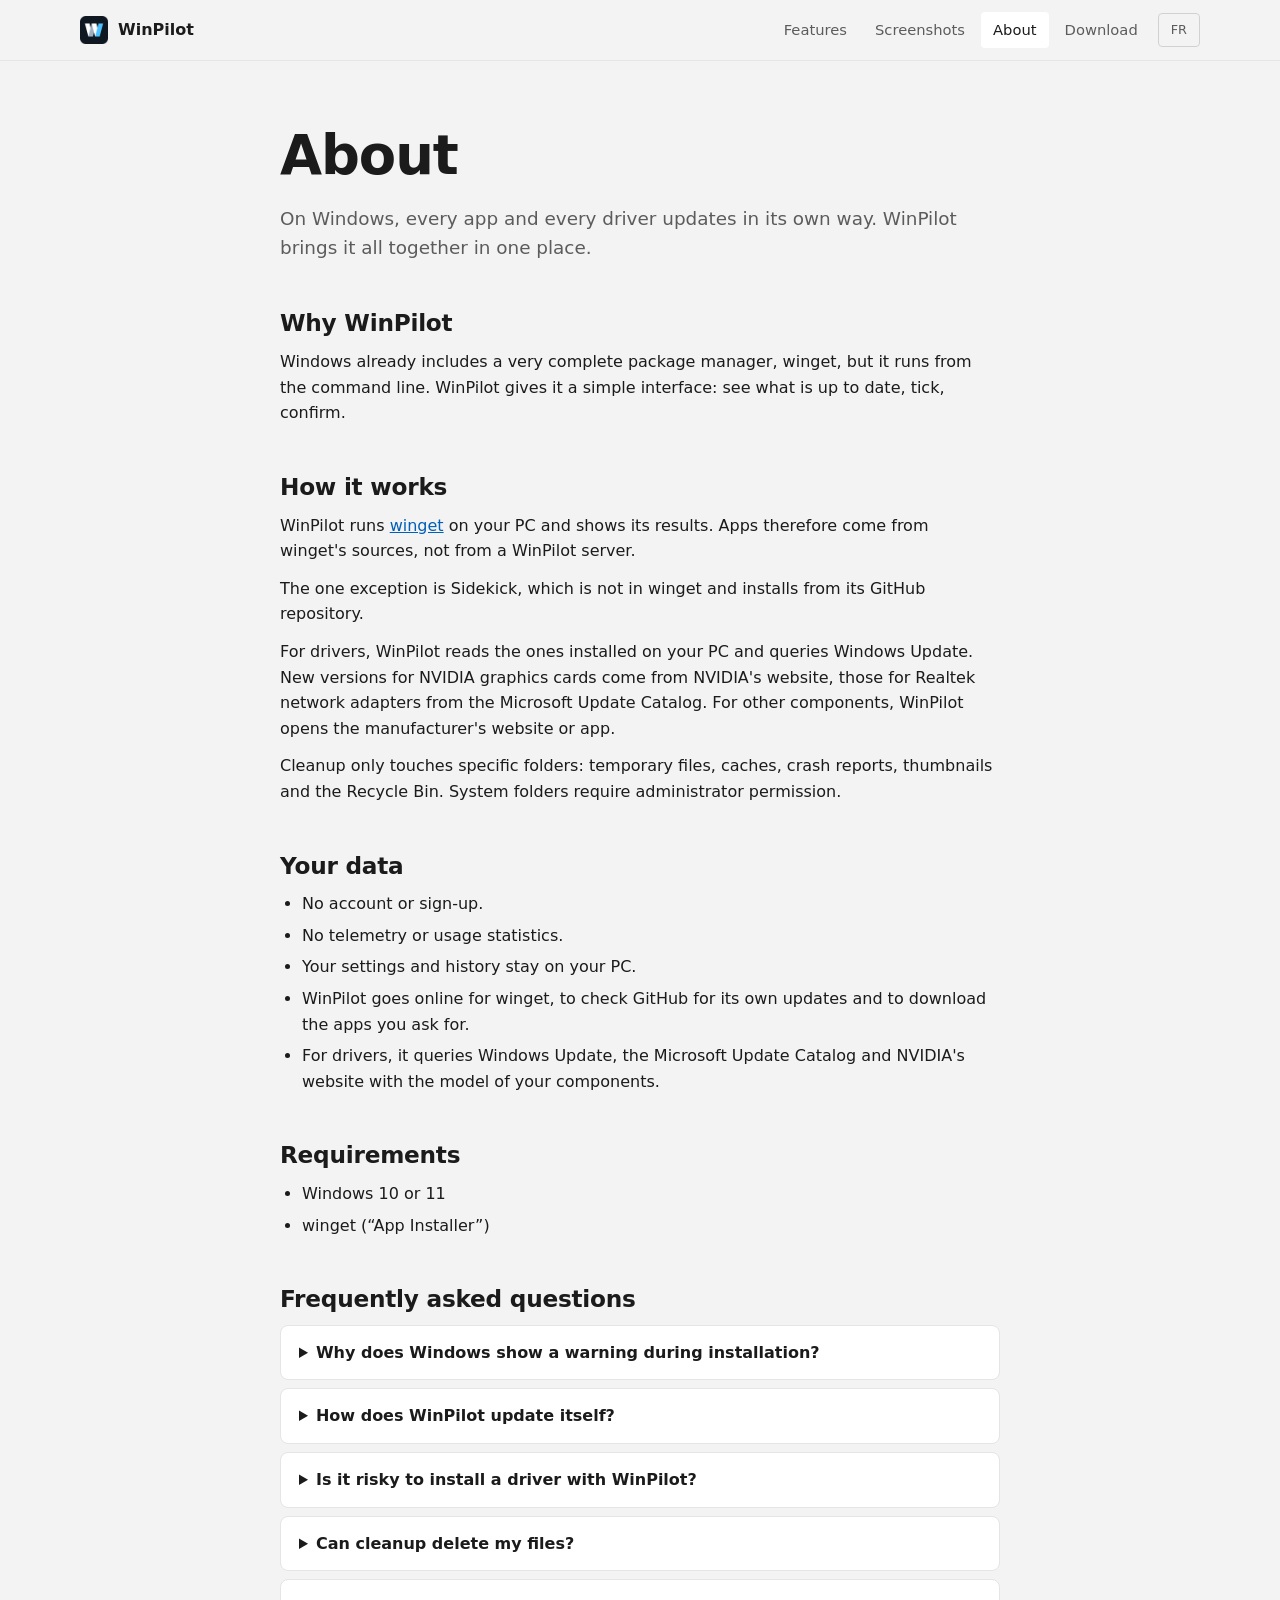
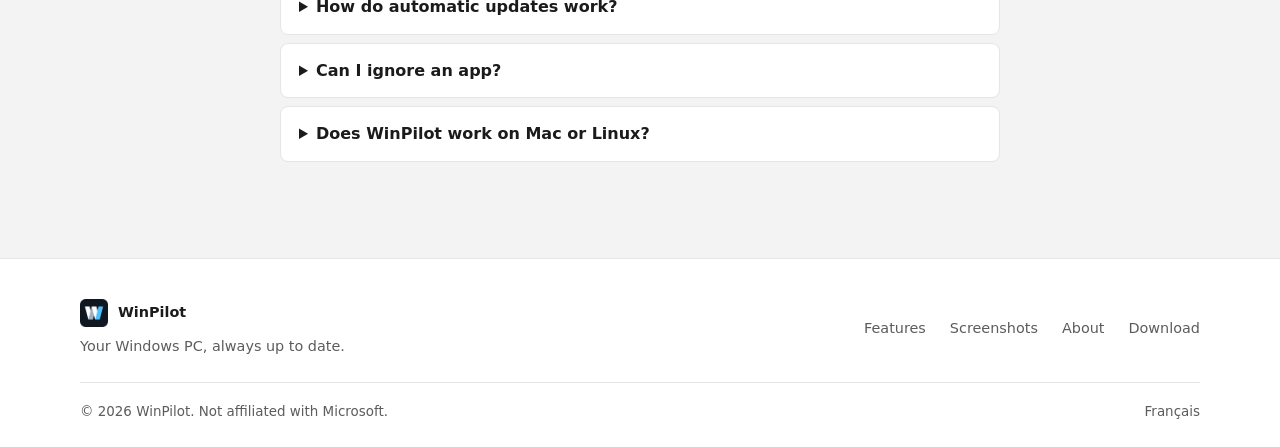
<file: docs/en/about.html>
<!DOCTYPE html>
<html lang="en">
<head>
  <meta charset="utf-8">
  <meta name="viewport" content="width=device-width, initial-scale=1">
  <title>About WinPilot</title>
  <meta name="description" content="Why WinPilot exists, how it works and what it does with your data.">
  <meta property="og:title" content="About WinPilot">
  <meta property="og:description" content="Why WinPilot exists, how it works and what it does with your data.">
  <link rel="icon" href="../img/logo.png">
  <link rel="alternate" hreflang="fr" href="https://lasdepic.github.io/winPilot-releases/about.html">
  <link rel="alternate" hreflang="en" href="https://lasdepic.github.io/winPilot-releases/en/about.html">
  <link rel="stylesheet" href="../style.css">
</head>
<body>
  <a class="skip" href="#content">Skip to content</a>
  <header class="site-header">
    <div class="wrap">
      <a class="brand" href="index.html"><img src="../img/logo.png" alt="" width="28" height="28">WinPilot</a>
      <nav class="nav" aria-label="Main navigation">
        <a class="optional" href="index.html#features">Features</a>
        <a class="optional" href="index.html#screenshots">Screenshots</a>
        <a href="about.html" aria-current="page">About</a>
        <a href="index.html#download">Download</a>
        <a class="lang" href="../about.html" hreflang="fr" lang="fr" aria-label="Version française">FR</a>
      </nav>
    </div>
  </header>
  <main id="content" class="narrow prose">
    <div class="page-head">
      <h1>About</h1>
      <p>On Windows, every app and every driver updates in its own way. WinPilot brings it all together in one place.</p>
    </div>

    <section>
      <h2>Why WinPilot</h2>
      <p>Windows already includes a very complete package manager, winget, but it runs from the command line. WinPilot gives it a simple interface: see what is up to date, tick, confirm.</p>
    </section>

    <section>
      <h2>How it works</h2>
      <p>WinPilot runs <a href="https://learn.microsoft.com/windows/package-manager/winget/">winget</a> on your PC and shows its results. Apps therefore come from winget's sources, not from a WinPilot server.</p>
      <p>The one exception is Sidekick, which is not in winget and installs from its GitHub repository.</p>
      <p>For drivers, WinPilot reads the ones installed on your PC and queries Windows Update. New versions for NVIDIA graphics cards come from NVIDIA's website, those for Realtek network adapters from the Microsoft Update Catalog. For other components, WinPilot opens the manufacturer's website or app.</p>
      <p>Cleanup only touches specific folders: temporary files, caches, crash reports, thumbnails and the Recycle Bin. System folders require administrator permission.</p>
    </section>

    <section>
      <h2>Your data</h2>
      <ul>
        <li>No account or sign-up.</li>
        <li>No telemetry or usage statistics.</li>
        <li>Your settings and history stay on your PC.</li>
        <li>WinPilot goes online for winget, to check GitHub for its own updates and to download the apps you ask for.</li>
        <li>For drivers, it queries Windows Update, the Microsoft Update Catalog and NVIDIA's website with the model of your components.</li>
      </ul>
    </section>

    <section>
      <h2>Requirements</h2>
      <ul>
        <li>Windows 10 or 11</li>
        <li>winget (“App Installer”)</li>
      </ul>
    </section>

    <section>
      <h2>Frequently asked questions</h2>
      <details>
        <summary>Why does Windows show a warning during installation?</summary>
        <p>The installer is not signed with a code signing certificate, so SmartScreen does not recognize its publisher. Click “More info”, then “Run anyway”.</p>
      </details>
      <details>
        <summary>How does WinPilot update itself?</summary>
        <p>It checks for a new version at startup and then every 6 hours, and downloads it. You choose when to install it.</p>
      </details>
      <details>
        <summary>Is it risky to install a driver with WinPilot?</summary>
        <p>Drivers come from Windows Update or the Microsoft catalog, and Windows checks their signature. A restore point is attempted before installing, and you can roll back to the previous driver as long as Windows keeps it.</p>
      </details>
      <details>
        <summary>Can cleanup delete my files?</summary>
        <p>No. It only targets known temporary folders and caches, never your documents. Recent files and files in use stay in place, and the Recycle Bin is only emptied after you confirm.</p>
      </details>
      <details>
        <summary>How do automatic updates work?</summary>
        <p>Turn on monitoring in the settings, then pick the apps from the “…” menu on their row. They update while the WinPilot window is not displayed and the PC is plugged in, except for major versions.</p>
      </details>
      <details>
        <summary>Can I ignore an app?</summary>
        <p>Yes, you can ignore an app or just one specific version.</p>
      </details>
      <details>
        <summary>Does WinPilot work on Mac or Linux?</summary>
        <p>No, it relies on winget, which only exists on Windows.</p>
      </details>
    </section>
  </main>
  <footer class="site-footer">
    <div class="wrap footer-main">
      <div>
        <a class="brand" href="index.html"><img src="../img/logo.png" alt="" width="28" height="28">WinPilot</a>
        <p class="footer-tag">Your Windows PC, always up to date.</p>
      </div>
      <nav class="footer-links" aria-label="Footer">
        <a href="index.html#features">Features</a>
        <a href="index.html#screenshots">Screenshots</a>
        <a href="about.html">About</a>
        <a href="index.html#download">Download</a>
      </nav>
    </div>
    <div class="wrap footer-legal">
      <span>© 2026 WinPilot. Not affiliated with Microsoft.</span>
      <a href="../about.html" hreflang="fr" lang="fr">Français</a>
    </div>
  </footer>
  <script src="../site.js" defer></script>
</body>
</html>
</file>
<file: docs/style.css>
/* Same palette as the application: Windows 11 greys and the default accent. */
:root {
  color-scheme: light dark;
  --bg: #f3f3f3;
  --surface: #ffffff;
  --surface-soft: #f9f9f9;
  --text: #1b1b1b;
  --text-soft: #5c5c5c;
  --border: #e5e5e5;
  --border-strong: #d1d1d1;
  --accent: #005fb8;
  --accent-hover: #00529e;
  --on-accent: #ffffff;
  --accent-soft: #e6f0fa;
  --warn: #9d5d00;
  --shadow: 0 32px 64px -24px rgb(0 0 0 / 0.28), 0 2px 8px rgb(0 0 0 / 0.06);
}

@media (prefers-color-scheme: dark) {
  :root {
    --bg: #202020;
    --surface: #2b2b2b;
    --surface-soft: #323232;
    --text: #ffffff;
    --text-soft: #c8c8c8;
    --border: #3a3a3a;
    --border-strong: #4d4d4d;
    --accent: #60cdff;
    --accent-hover: #8ad8ff;
    --on-accent: #000000;
    --accent-soft: #1f3442;
    --warn: #fce100;
    --shadow: 0 32px 64px -24px rgb(0 0 0 / 0.85), 0 2px 8px rgb(0 0 0 / 0.3);
  }
}

* { box-sizing: border-box; }

html { scroll-behavior: smooth; scroll-padding-top: 80px; }

@media (prefers-reduced-motion: reduce) {
  html { scroll-behavior: auto; }
}

body {
  margin: 0;
  background: var(--bg);
  color: var(--text);
  font-family: 'Segoe UI Variable Text', 'Segoe UI', system-ui, -apple-system, Roboto, sans-serif;
  font-size: 16px;
  line-height: 1.6;
  -webkit-font-smoothing: antialiased;
}

img { display: block; max-width: 100%; height: auto; }

a { color: inherit; }

h1, h2, h3 {
  margin: 0;
  font-family: 'Segoe UI Variable Display', 'Segoe UI', system-ui, -apple-system, Roboto, sans-serif;
  font-weight: 600;
  line-height: 1.15;
}

h1 { font-size: clamp(2.2rem, 5.5vw, 3.4rem); letter-spacing: -0.02em; }
h2 { font-size: clamp(1.6rem, 3.6vw, 2.1rem); letter-spacing: -0.01em; }
h3 { font-size: 1.1rem; }

p { margin: 0; }

.wrap { width: min(1120px, 100% - 32px); margin-inline: auto; }

.narrow { width: min(720px, 100% - 32px); margin-inline: auto; }

.skip { position: absolute; left: -9999px; }

.skip:focus { left: 16px; top: 16px; z-index: 20; background: var(--surface); padding: 8px 14px; }

:focus-visible { outline: 2px solid var(--accent); outline-offset: 2px; }

/* Header */

.site-header {
  position: sticky;
  top: 0;
  z-index: 10;
  background: color-mix(in srgb, var(--bg) 82%, transparent);
  backdrop-filter: blur(20px) saturate(1.4);
  border-bottom: 1px solid var(--border);
}

.site-header .wrap {
  display: flex;
  align-items: center;
  justify-content: space-between;
  gap: 16px;
  min-height: 60px;
}

.brand {
  display: flex;
  align-items: center;
  gap: 10px;
  font-weight: 600;
  text-decoration: none;
}

.brand img { width: 28px; height: 28px; }

.nav { display: flex; align-items: center; gap: 4px; }

.nav a {
  padding: 6px 12px;
  border-radius: 4px;
  color: var(--text-soft);
  font-size: 0.92rem;
  text-decoration: none;
  white-space: nowrap;
}

.nav a:hover, .nav a[aria-current='page'] { background: var(--surface); color: var(--text); }

.nav .lang { margin-left: 4px; border: 1px solid var(--border-strong); font-size: 0.8rem; }

/* Buttons */

.btn {
  display: inline-flex;
  align-items: center;
  justify-content: center;
  gap: 10px;
  padding: 11px 22px;
  border: 1px solid var(--accent);
  border-radius: 4px;
  background: var(--accent);
  color: var(--on-accent);
  font-weight: 600;
  text-decoration: none;
  transition: background 0.15s, border-color 0.15s;
}

.btn:hover { background: var(--accent-hover); border-color: var(--accent-hover); }

.btn svg { width: 18px; height: 18px; flex: none; }

.btn-ghost {
  background: var(--surface);
  border-color: var(--border-strong);
  color: var(--text);
  font-weight: 400;
}

.btn-ghost:hover { background: var(--surface-soft); border-color: var(--border-strong); }

.actions { display: flex; flex-wrap: wrap; justify-content: center; gap: 10px; }

.meta { margin-top: 12px; color: var(--text-soft); font-size: 0.88rem; }

/* Hero */

.hero { padding: 72px 0 0; text-align: center; }

.hero .lead {
  max-width: 640px;
  margin: 20px auto 30px;
  color: var(--text-soft);
  font-size: 1.18rem;
}

.shot {
  border: 1px solid var(--border-strong);
  border-radius: 8px;
  background: var(--bg);
  box-shadow: var(--shadow);
  overflow: hidden;
}

.hero .shot { margin-top: 52px; }

/* Sections */

section { padding: 96px 0 0; }

.section-title { max-width: 640px; margin-bottom: 36px; }

.section-title p { margin-top: 12px; color: var(--text-soft); font-size: 1.05rem; }

.cards {
  display: grid;
  grid-template-columns: repeat(auto-fit, minmax(300px, 1fr));
  gap: 12px;
}

.card {
  padding: 22px 24px;
  border: 1px solid var(--border);
  border-radius: 8px;
  background: var(--surface);
}

.card-icon {
  display: grid;
  place-items: center;
  width: 40px;
  height: 40px;
  margin-bottom: 14px;
  border-radius: 8px;
  background: var(--accent-soft);
  color: var(--accent);
}

.card-icon svg { width: 22px; height: 22px; }

.card p { margin-top: 6px; color: var(--text-soft); font-size: 0.96rem; }

.showcase {
  display: grid;
  grid-template-columns: 1fr 2fr;
  align-items: center;
  gap: 48px;
  margin-top: 72px;
}

.showcase:nth-of-type(even) { grid-template-columns: 2fr 1fr; }

.showcase:nth-of-type(even) .showcase-text { order: 2; }

.showcase-text .eyebrow {
  display: block;
  margin-bottom: 8px;
  color: var(--accent);
  font-size: 0.85rem;
  font-weight: 600;
}

.showcase-text h3 { font-size: 1.45rem; }

.showcase-text p { margin-top: 12px; color: var(--text-soft); }

.showcase-text ul { margin: 14px 0 0; padding-left: 20px; color: var(--text-soft); font-size: 0.96rem; }

.showcase-text li + li { margin-top: 4px; }

.note { margin-top: 32px; color: var(--text-soft); font-size: 0.86rem; }

/* Download */

.download {
  padding: 40px;
  border: 1px solid var(--border);
  border-radius: 8px;
  background: var(--surface);
}

.download .btn { margin: 22px 0 6px; }

.download-grid {
  display: grid;
  grid-template-columns: 1fr 1fr;
  gap: 48px;
}

.steps {
  margin: 0;
  padding: 0;
  list-style: none;
  counter-reset: step;
}

.steps li {
  position: relative;
  padding: 2px 0 18px 44px;
  counter-increment: step;
}

.steps li::before {
  content: counter(step);
  position: absolute;
  left: 0;
  top: 0;
  display: grid;
  place-items: center;
  width: 30px;
  height: 30px;
  border-radius: 50%;
  background: var(--accent);
  color: var(--on-accent);
  font-size: 0.88rem;
  font-weight: 600;
}

.callout {
  margin-top: 8px;
  padding: 14px 16px;
  border: 1px solid var(--border);
  border-left: 3px solid var(--warn);
  border-radius: 4px;
  background: var(--surface-soft);
  font-size: 0.92rem;
}

/* About */

.page-head { padding: 64px 0 0; }

.page-head p { margin-top: 16px; color: var(--text-soft); font-size: 1.15rem; }

.prose section { padding-top: 48px; }

.prose h2 { font-size: 1.45rem; margin-bottom: 12px; }

.prose p + p { margin-top: 12px; }

.prose ul { margin: 12px 0 0; padding-left: 22px; }

.prose li { margin-top: 6px; }

.prose a { color: var(--accent); }

details {
  padding: 14px 18px;
  margin-top: 8px;
  border: 1px solid var(--border);
  border-radius: 8px;
  background: var(--surface);
}

summary { cursor: pointer; font-weight: 600; }

details p { margin-top: 10px; color: var(--text-soft); }

/* Footer */

.site-footer {
  margin-top: 96px;
  padding: 40px 0 24px;
  border-top: 1px solid var(--border);
  background: var(--surface);
  color: var(--text-soft);
  font-size: 0.9rem;
}

.site-footer .brand { color: var(--text); }

.footer-main {
  display: flex;
  flex-wrap: wrap;
  align-items: center;
  justify-content: space-between;
  gap: 20px 40px;
}

.footer-tag { margin-top: 8px; }

.footer-links { display: flex; flex-wrap: wrap; gap: 6px 24px; }

.footer-links a, .footer-legal a { text-decoration: none; }

.footer-links a:hover, .footer-legal a:hover { color: var(--text); text-decoration: underline; }

.footer-legal {
  display: flex;
  flex-wrap: wrap;
  justify-content: space-between;
  gap: 6px 24px;
  margin-top: 24px;
  padding-top: 18px;
  border-top: 1px solid var(--border);
  font-size: 0.84rem;
}

@media (max-width: 860px) {
  .showcase, .showcase:nth-of-type(even), .download-grid { grid-template-columns: 1fr; gap: 20px; }
  .showcase:nth-of-type(even) .showcase-text { order: 0; }
  .showcase { margin-top: 56px; }
  .download { padding: 24px; }
  .hero { padding-top: 48px; }
  section { padding-top: 64px; }
}

@media (max-width: 560px) {
  .nav .optional { display: none; }
  .nav a { padding: 6px 8px; }
}

/* The hero's button stays just below: the menu must fit next to the logo. */
@media (max-width: 380px) {
  .nav a[href$='#telecharger'], .nav a[href$='#download'] { display: none; }
}
</file>
